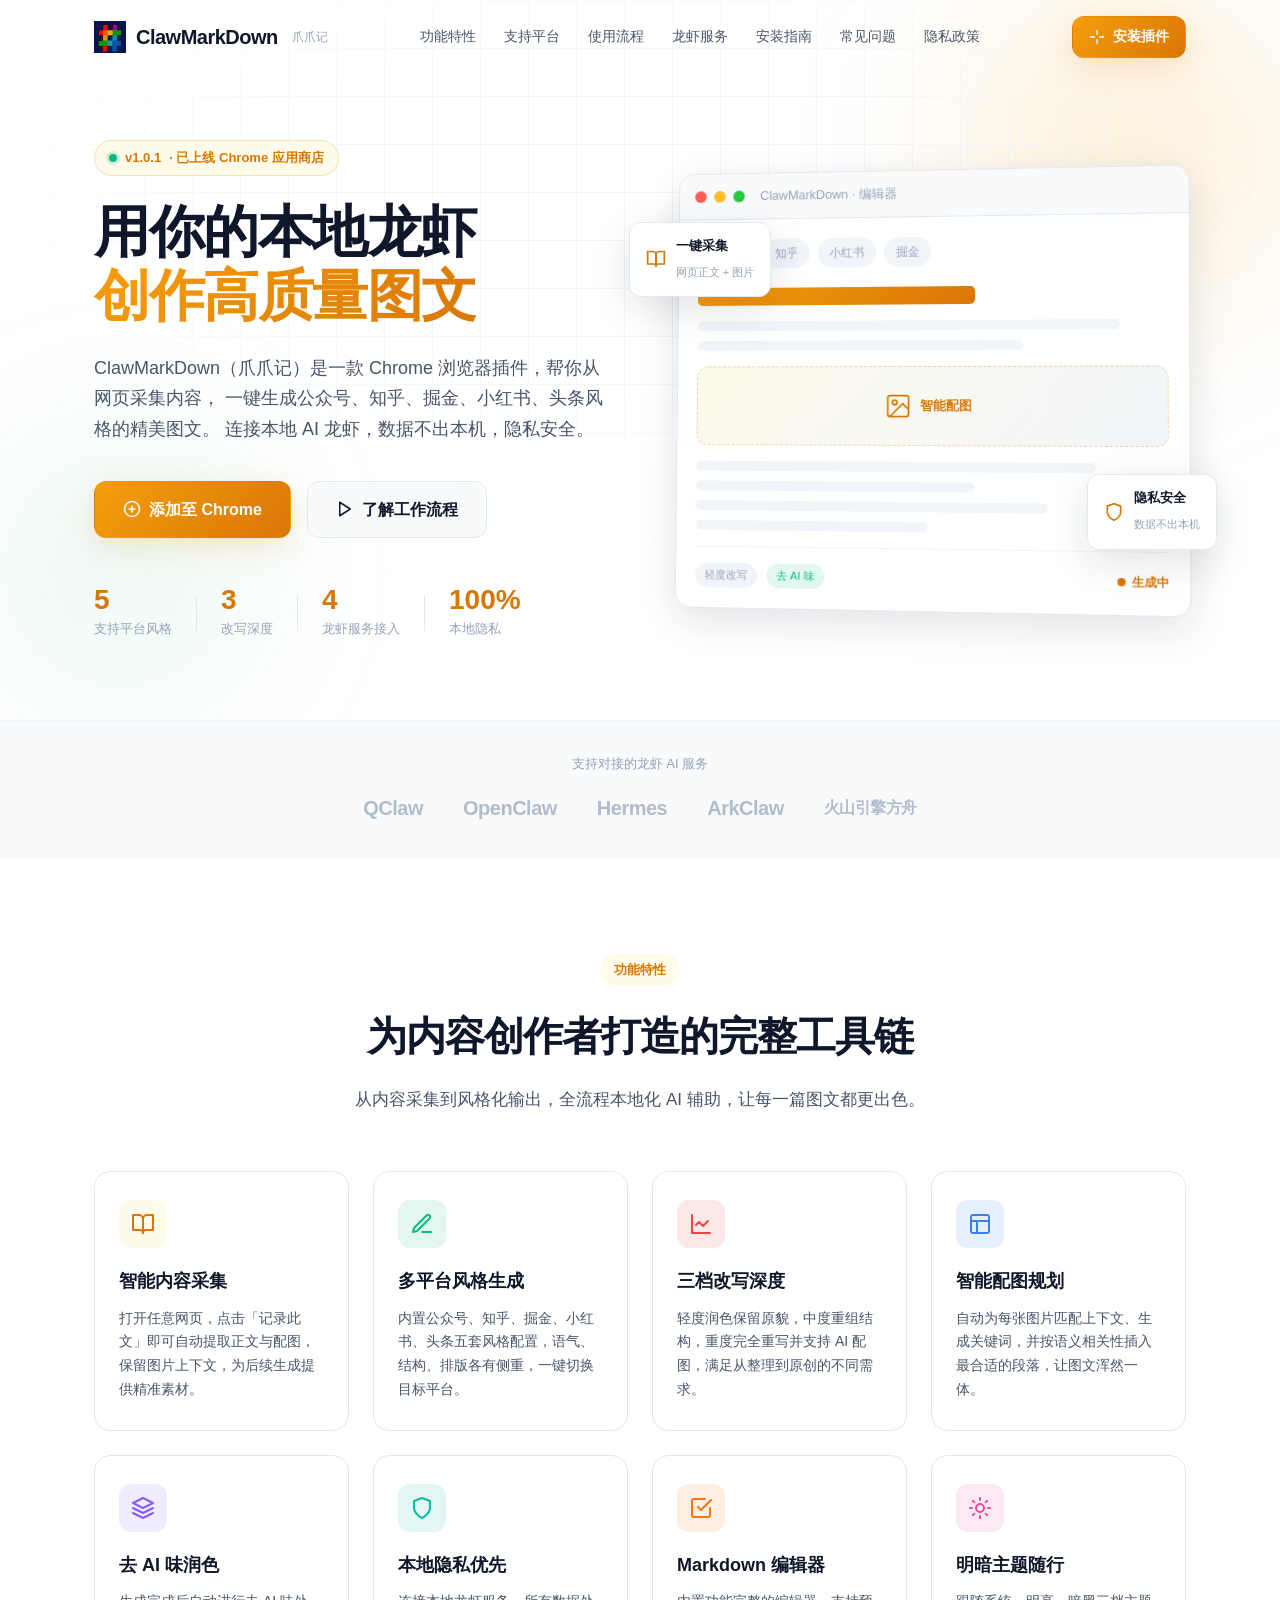
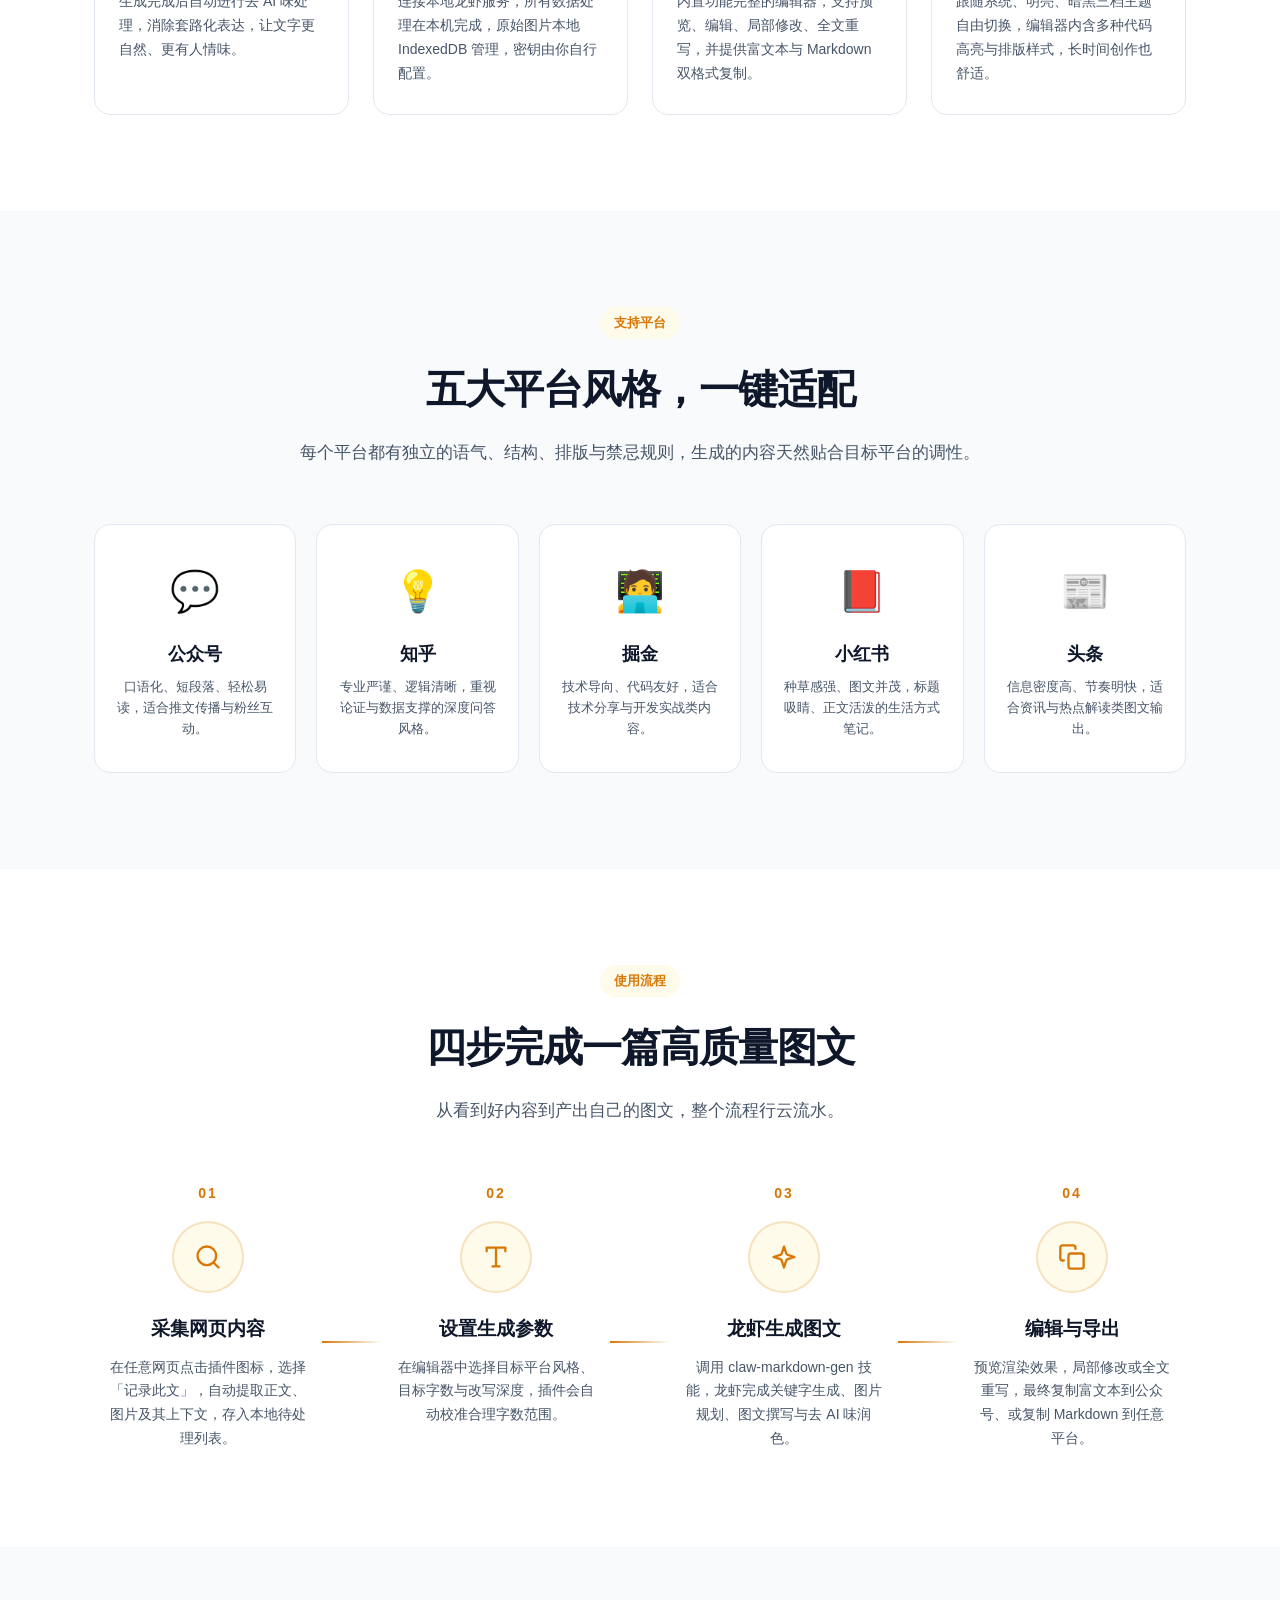
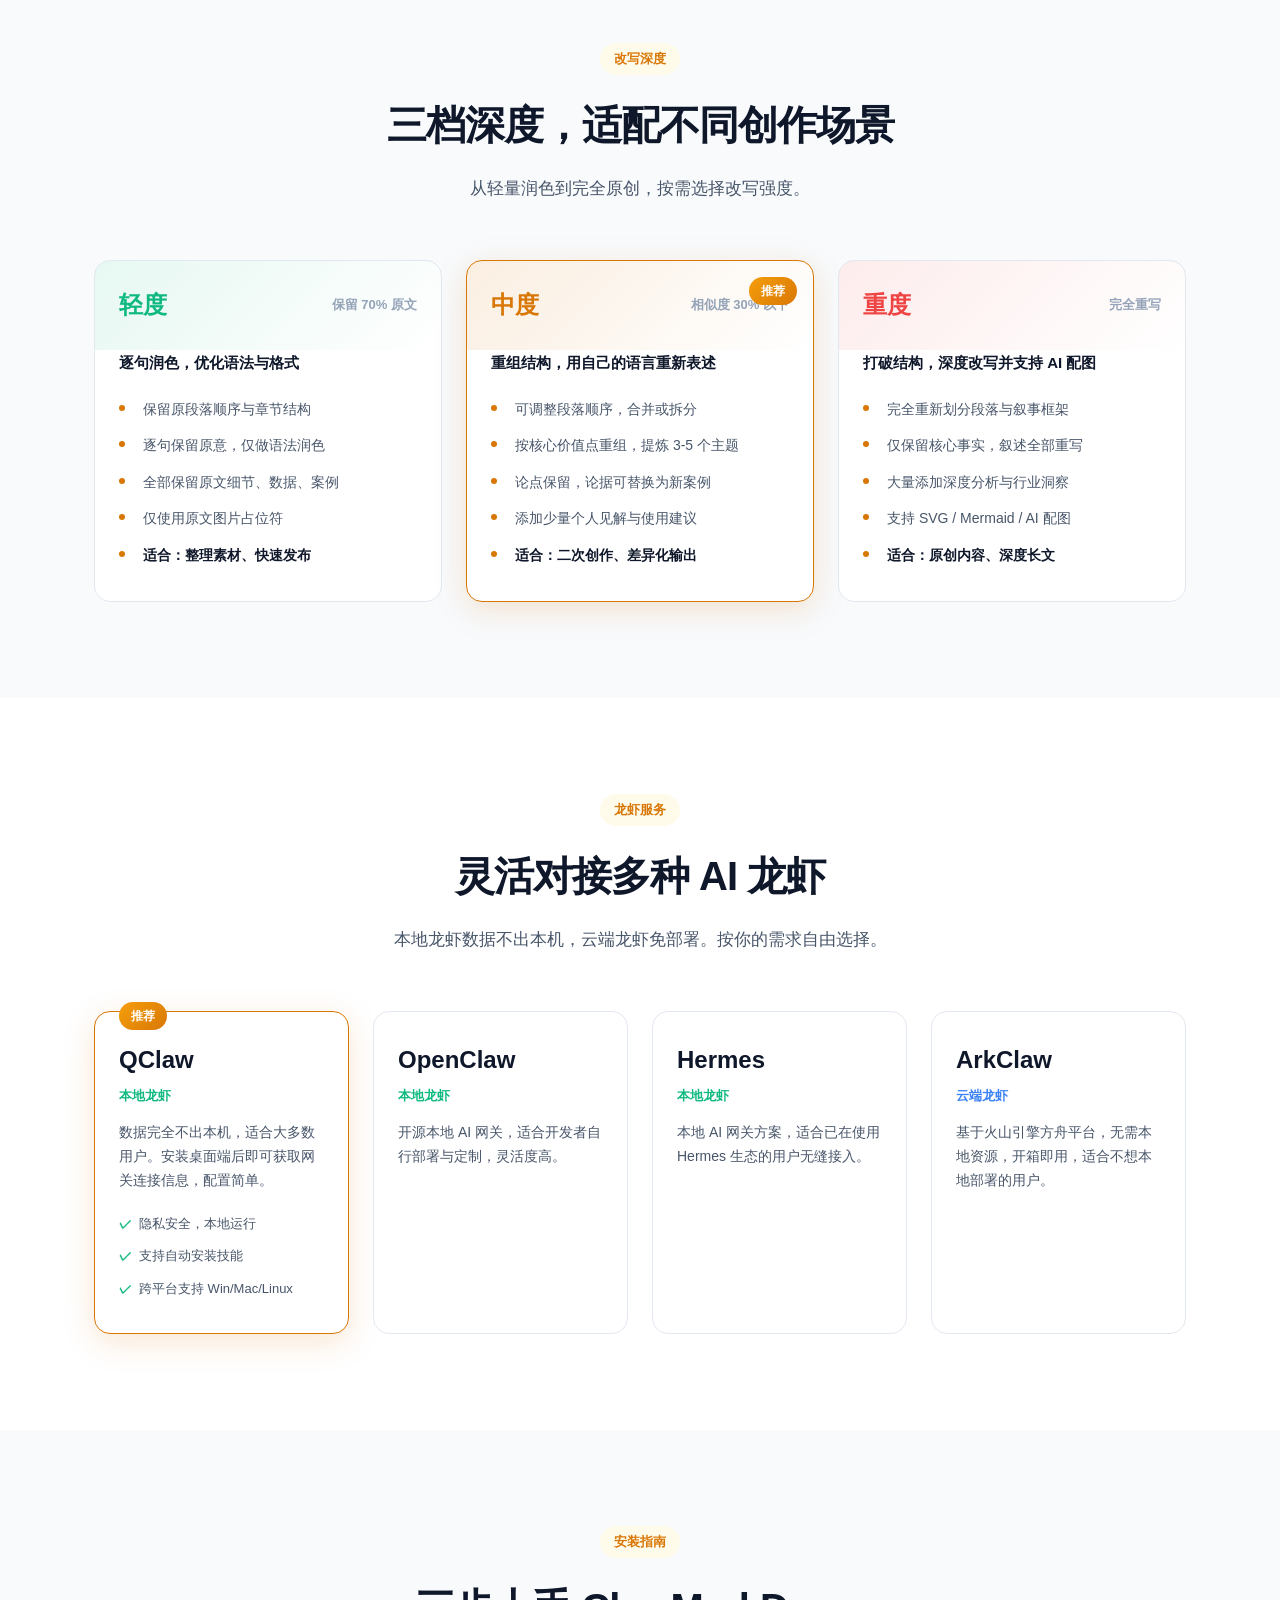
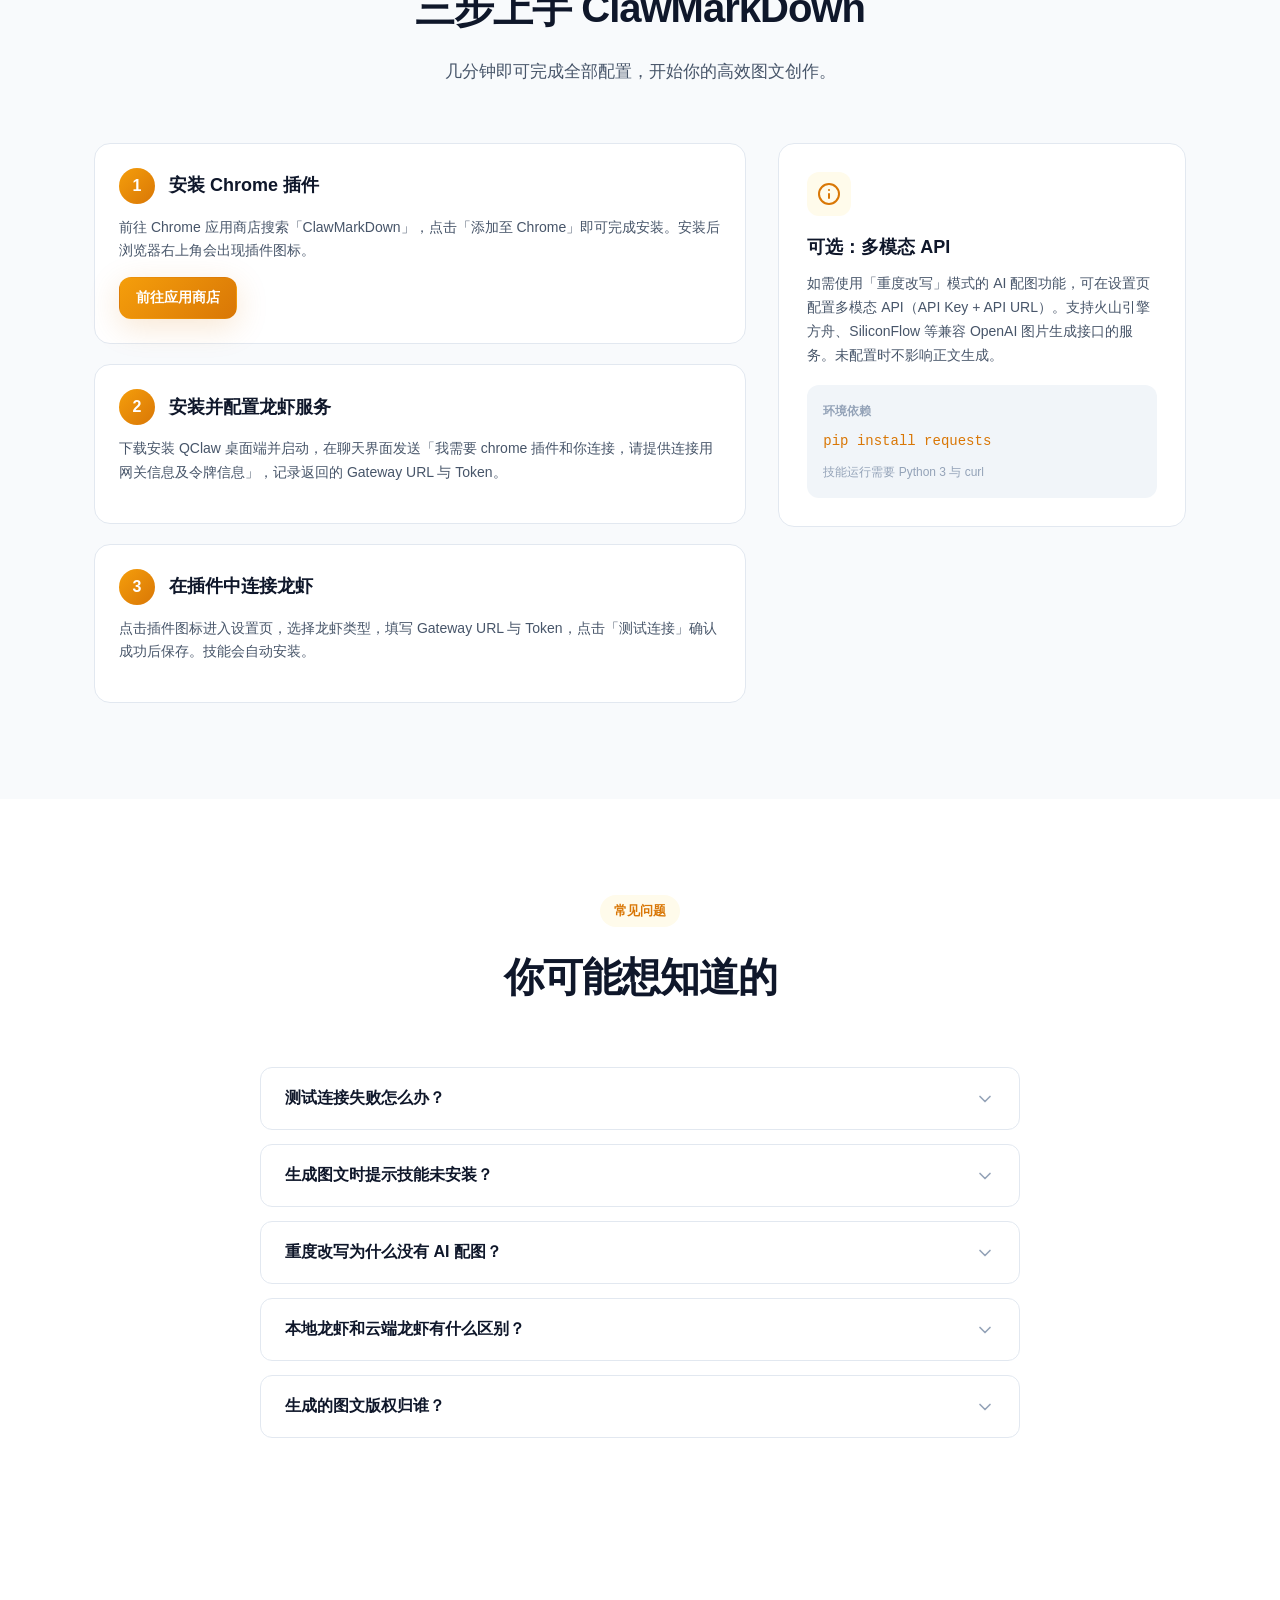
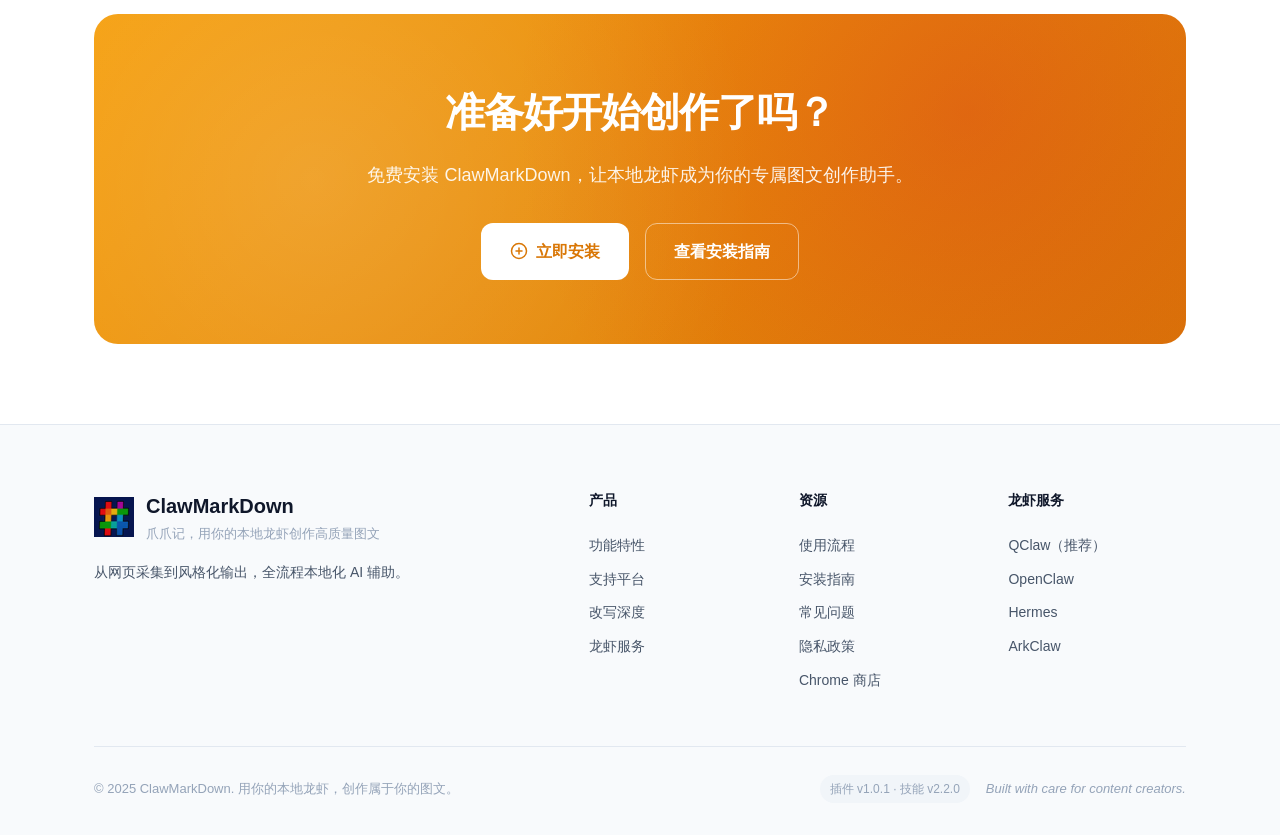
<file: index.html>
<!DOCTYPE html>
<html lang="zh-CN">
<head>
  <meta charset="UTF-8">
  <meta name="viewport" content="width=device-width, initial-scale=1.0">
  <title>ClawMarkDown 爪爪记 — 用你的本地龙虾创作高质量图文</title>
  <meta name="description" content="ClawMarkDown（爪爪记）是一款 Chrome 浏览器插件，帮你从网页采集内容，一键生成公众号、知乎、掘金、小红书、头条风格的精美图文。连接本地龙虾 AI，数据不出本机。">
  <meta name="keywords" content="ClawMarkDown,爪爪记,AI图文生成,公众号排版,内容采集,Chrome插件,本地AI,QClaw">
  <meta property="og:title" content="ClawMarkDown 爪爪记 — 用你的本地龙虾创作高质量图文">
  <meta property="og:description" content="从网页采集内容，一键生成多平台风格图文。连接本地龙虾 AI，数据隐私安全。">
  <meta property="og:type" content="website">
  <meta name="google-site-verification" content="iH4OzNb9g4j3U4QusZWymso3nYBqeCcstr0i7mzHu2o" />
  <link rel="icon" type="image/png" href="icons/icon48.png">
  <link rel="apple-touch-icon" href="icons/icon128.png">
  <link rel="stylesheet" href="styles.css">
</head>
<body>
  <!-- 导航栏 -->
  <nav class="navbar" id="navbar">
    <div class="nav-container">
      <a href="#" class="nav-brand">
        <img src="icons/icon48.png" alt="ClawMarkDown" class="nav-logo">
        <span class="nav-brand-text">ClawMarkDown</span>
        <span class="nav-brand-sub">爪爪记</span>
      </a>
      <div class="nav-menu" id="navMenu">
        <a href="#features" class="nav-link">功能特性</a>
        <a href="#platforms" class="nav-link">支持平台</a>
        <a href="#how" class="nav-link">使用流程</a>
        <a href="#lobsters" class="nav-link">龙虾服务</a>
        <a href="#install" class="nav-link">安装指南</a>
        <a href="#faq" class="nav-link">常见问题</a>
        <a href="policy.html" class="nav-link">隐私政策</a>
      </div>
      <div class="nav-actions">
        <a href="https://chromewebstore.google.com/detail/clawmarkdown/bcphkgldhnpgmohkdmgahkaibdpdoafa" target="_blank" rel="noopener" class="btn btn-primary btn-sm">
          <svg width="16" height="16" viewBox="0 0 24 24" fill="none" stroke="currentColor" stroke-width="2" stroke-linecap="round" stroke-linejoin="round"><path d="M12 2v6m0 8v6M2 12h6m8 0h6"/></svg>
          安装插件
        </a>
        <button class="nav-toggle" id="navToggle" aria-label="菜单">
          <span></span><span></span><span></span>
        </button>
      </div>
    </div>
  </nav>

  <!-- Hero 区域 -->
  <header class="hero">
    <div class="hero-bg">
      <div class="hero-blob blob-1"></div>
      <div class="hero-blob blob-2"></div>
      <div class="hero-grid"></div>
    </div>
    <div class="container hero-container">
      <div class="hero-content">
        <div class="hero-badge">
          <span class="badge-dot"></span>
          <span id="heroVersion">v1.0.1</span> · 已上线 Chrome 应用商店
        </div>
        <h1 class="hero-title">
          用你的本地龙虾<br>
          <span class="gradient-text">创作高质量图文</span>
        </h1>
        <p class="hero-desc">
          ClawMarkDown（爪爪记）是一款 Chrome 浏览器插件，帮你从网页采集内容，
          一键生成公众号、知乎、掘金、小红书、头条风格的精美图文。
          连接本地 AI 龙虾，数据不出本机，隐私安全。
        </p>
        <div class="hero-actions">
          <a href="https://chromewebstore.google.com/detail/clawmarkdown/bcphkgldhnpgmohkdmgahkaibdpdoafa" target="_blank" rel="noopener" class="btn btn-primary btn-lg">
            <svg width="18" height="18" viewBox="0 0 24 24" fill="none" stroke="currentColor" stroke-width="2" stroke-linecap="round" stroke-linejoin="round"><circle cx="12" cy="12" r="10"/><path d="M12 8v8M8 12h8"/></svg>
            添加至 Chrome
          </a>
          <a href="#how" class="btn btn-ghost btn-lg">
            <svg width="18" height="18" viewBox="0 0 24 24" fill="none" stroke="currentColor" stroke-width="2" stroke-linecap="round" stroke-linejoin="round"><polygon points="5 3 19 12 5 21 5 3"/></svg>
            了解工作流程
          </a>
        </div>
        <div class="hero-stats">
          <div class="stat">
            <span class="stat-num">5</span>
            <span class="stat-label">支持平台风格</span>
          </div>
          <div class="stat-divider"></div>
          <div class="stat">
            <span class="stat-num">3</span>
            <span class="stat-label">改写深度</span>
          </div>
          <div class="stat-divider"></div>
          <div class="stat">
            <span class="stat-num">4</span>
            <span class="stat-label">龙虾服务接入</span>
          </div>
          <div class="stat-divider"></div>
          <div class="stat">
            <span class="stat-num">100%</span>
            <span class="stat-label">本地隐私</span>
          </div>
        </div>
      </div>
      <div class="hero-visual">
        <div class="mock-window">
          <div class="mock-titlebar">
            <span class="mock-dot red"></span>
            <span class="mock-dot yellow"></span>
            <span class="mock-dot green"></span>
            <span class="mock-title">ClawMarkDown · 编辑器</span>
          </div>
          <div class="mock-body">
            <div class="mock-toolbar">
              <span class="mock-chip active">公众号</span>
              <span class="mock-chip">知乎</span>
              <span class="mock-chip">小红书</span>
              <span class="mock-chip">掘金</span>
            </div>
            <div class="mock-article">
              <div class="mock-line mock-h"></div>
              <div class="mock-line w-90"></div>
              <div class="mock-line w-70"></div>
              <div class="mock-img">
                <svg width="28" height="28" viewBox="0 0 24 24" fill="none" stroke="currentColor" stroke-width="1.5"><rect x="3" y="3" width="18" height="18" rx="2"/><circle cx="9" cy="9" r="2"/><path d="m21 15-5-5L5 21"/></svg>
                <span>智能配图</span>
              </div>
              <div class="mock-line w-85"></div>
              <div class="mock-line w-60"></div>
              <div class="mock-line w-75"></div>
              <div class="mock-line w-50"></div>
            </div>
            <div class="mock-footer">
              <span class="mock-tag">轻度改写</span>
              <span class="mock-tag accent">去 AI 味</span>
              <span class="mock-generate">
                <span class="pulse"></span> 生成中
              </span>
            </div>
          </div>
        </div>
        <div class="floating-card card-1">
          <svg width="20" height="20" viewBox="0 0 24 24" fill="none" stroke="currentColor" stroke-width="2"><path d="M2 3h6a4 4 0 0 1 4 4v14a3 3 0 0 0-3-3H2z"/><path d="M22 3h-6a4 4 0 0 0-4 4v14a3 3 0 0 1 3-3h7z"/></svg>
          <div>
            <strong>一键采集</strong>
            <small>网页正文 + 图片</small>
          </div>
        </div>
        <div class="floating-card card-2">
          <svg width="20" height="20" viewBox="0 0 24 24" fill="none" stroke="currentColor" stroke-width="2"><path d="M12 22s8-4 8-10V5l-8-3-8 3v7c0 6 8 10 8 10z"/></svg>
          <div>
            <strong>隐私安全</strong>
            <small>数据不出本机</small>
          </div>
        </div>
      </div>
    </div>
  </header>

  <!-- 信任条 -->
  <section class="trustbar">
    <div class="container">
      <p class="trust-label">支持对接的龙虾 AI 服务</p>
      <div class="trust-logos">
        <span class="trust-logo">QClaw</span>
        <span class="trust-logo">OpenClaw</span>
        <span class="trust-logo">Hermes</span>
        <span class="trust-logo">ArkClaw</span>
        <span class="trust-logo trust-more">火山引擎方舟</span>
      </div>
    </div>
  </section>

  <!-- 功能特性 -->
  <section class="section" id="features">
    <div class="container">
      <div class="section-head">
        <span class="section-tag">功能特性</span>
        <h2 class="section-title">为内容创作者打造的完整工具链</h2>
        <p class="section-desc">从内容采集到风格化输出，全流程本地化 AI 辅助，让每一篇图文都更出色。</p>
      </div>
      <div class="feature-grid">
        <div class="feature-card">
          <div class="feature-icon icon-amber">
            <svg width="24" height="24" viewBox="0 0 24 24" fill="none" stroke="currentColor" stroke-width="2" stroke-linecap="round" stroke-linejoin="round"><path d="M2 3h6a4 4 0 0 1 4 4v14a3 3 0 0 0-3-3H2z"/><path d="M22 3h-6a4 4 0 0 0-4 4v14a3 3 0 0 1 3-3h7z"/></svg>
          </div>
          <h3 class="feature-title">智能内容采集</h3>
          <p class="feature-desc">打开任意网页，点击「记录此文」即可自动提取正文与配图，保留图片上下文，为后续生成提供精准素材。</p>
        </div>
        <div class="feature-card">
          <div class="feature-icon icon-green">
            <svg width="24" height="24" viewBox="0 0 24 24" fill="none" stroke="currentColor" stroke-width="2" stroke-linecap="round" stroke-linejoin="round"><path d="M12 20h9"/><path d="M16.5 3.5a2.12 2.12 0 0 1 3 3L7 19l-4 1 1-4Z"/></svg>
          </div>
          <h3 class="feature-title">多平台风格生成</h3>
          <p class="feature-desc">内置公众号、知乎、掘金、小红书、头条五套风格配置，语气、结构、排版各有侧重，一键切换目标平台。</p>
        </div>
        <div class="feature-card">
          <div class="feature-icon icon-red">
            <svg width="24" height="24" viewBox="0 0 24 24" fill="none" stroke="currentColor" stroke-width="2" stroke-linecap="round" stroke-linejoin="round"><path d="M3 3v18h18"/><path d="m19 9-5 5-4-4-3 3"/></svg>
          </div>
          <h3 class="feature-title">三档改写深度</h3>
          <p class="feature-desc">轻度润色保留原貌，中度重组结构，重度完全重写并支持 AI 配图，满足从整理到原创的不同需求。</p>
        </div>
        <div class="feature-card">
          <div class="feature-icon icon-blue">
            <svg width="24" height="24" viewBox="0 0 24 24" fill="none" stroke="currentColor" stroke-width="2" stroke-linecap="round" stroke-linejoin="round"><rect x="3" y="3" width="18" height="18" rx="2"/><path d="M3 9h18M9 21V9"/></svg>
          </div>
          <h3 class="feature-title">智能配图规划</h3>
          <p class="feature-desc">自动为每张图片匹配上下文、生成关键词，并按语义相关性插入最合适的段落，让图文浑然一体。</p>
        </div>
        <div class="feature-card">
          <div class="feature-icon icon-purple">
            <svg width="24" height="24" viewBox="0 0 24 24" fill="none" stroke="currentColor" stroke-width="2" stroke-linecap="round" stroke-linejoin="round"><path d="M12 2 2 7l10 5 10-5-10-5Z"/><path d="m2 17 10 5 10-5M2 12l10 5 10-5"/></svg>
          </div>
          <h3 class="feature-title">去 AI 味润色</h3>
          <p class="feature-desc">生成完成后自动进行去 AI 味处理，消除套路化表达，让文字更自然、更有人情味。</p>
        </div>
        <div class="feature-card">
          <div class="feature-icon icon-teal">
            <svg width="24" height="24" viewBox="0 0 24 24" fill="none" stroke="currentColor" stroke-width="2" stroke-linecap="round" stroke-linejoin="round"><path d="M12 22s8-4 8-10V5l-8-3-8 3v7c0 6 8 10 8 10z"/></svg>
          </div>
          <h3 class="feature-title">本地隐私优先</h3>
          <p class="feature-desc">连接本地龙虾服务，所有数据处理在本机完成，原始图片本地 IndexedDB 管理，密钥由你自行配置。</p>
        </div>
        <div class="feature-card">
          <div class="feature-icon icon-orange">
            <svg width="24" height="24" viewBox="0 0 24 24" fill="none" stroke="currentColor" stroke-width="2" stroke-linecap="round" stroke-linejoin="round"><path d="M9 11l3 3L22 4"/><path d="M21 12v7a2 2 0 0 1-2 2H5a2 2 0 0 1-2-2V5a2 2 0 0 1 2-2h11"/></svg>
          </div>
          <h3 class="feature-title">Markdown 编辑器</h3>
          <p class="feature-desc">内置功能完整的编辑器，支持预览、编辑、局部修改、全文重写，并提供富文本与 Markdown 双格式复制。</p>
        </div>
        <div class="feature-card">
          <div class="feature-icon icon-pink">
            <svg width="24" height="24" viewBox="0 0 24 24" fill="none" stroke="currentColor" stroke-width="2" stroke-linecap="round" stroke-linejoin="round"><circle cx="12" cy="12" r="4"/><path d="M12 2v2M12 20v2M4.93 4.93l1.41 1.41M17.66 17.66l1.41 1.41M2 12h2M20 12h2M6.34 17.66l-1.41 1.41M19.07 4.93l-1.41 1.41"/></svg>
          </div>
          <h3 class="feature-title">明暗主题随行</h3>
          <p class="feature-desc">跟随系统、明亮、暗黑三档主题自由切换，编辑器内含多种代码高亮与排版样式，长时间创作也舒适。</p>
        </div>
      </div>
    </div>
  </section>

  <!-- 支持平台 -->
  <section class="section section-alt" id="platforms">
    <div class="container">
      <div class="section-head">
        <span class="section-tag">支持平台</span>
        <h2 class="section-title">五大平台风格，一键适配</h2>
        <p class="section-desc">每个平台都有独立的语气、结构、排版与禁忌规则，生成的内容天然贴合目标平台的调性。</p>
      </div>
      <div class="platform-grid">
        <div class="platform-card">
          <div class="platform-emoji">💬</div>
          <h3>公众号</h3>
          <p>口语化、短段落、轻松易读，适合推文传播与粉丝互动。</p>
        </div>
        <div class="platform-card">
          <div class="platform-emoji">💡</div>
          <h3>知乎</h3>
          <p>专业严谨、逻辑清晰，重视论证与数据支撑的深度问答风格。</p>
        </div>
        <div class="platform-card">
          <div class="platform-emoji">🧑‍💻</div>
          <h3>掘金</h3>
          <p>技术导向、代码友好，适合技术分享与开发实战类内容。</p>
        </div>
        <div class="platform-card">
          <div class="platform-emoji">📕</div>
          <h3>小红书</h3>
          <p>种草感强、图文并茂，标题吸睛、正文活泼的生活方式笔记。</p>
        </div>
        <div class="platform-card">
          <div class="platform-emoji">📰</div>
          <h3>头条</h3>
          <p>信息密度高、节奏明快，适合资讯与热点解读类图文输出。</p>
        </div>
      </div>
    </div>
  </section>

  <!-- 使用流程 -->
  <section class="section" id="how">
    <div class="container">
      <div class="section-head">
        <span class="section-tag">使用流程</span>
        <h2 class="section-title">四步完成一篇高质量图文</h2>
        <p class="section-desc">从看到好内容到产出自己的图文，整个流程行云流水。</p>
      </div>
      <div class="steps">
        <div class="step">
          <div class="step-num">01</div>
          <div class="step-icon">
            <svg width="28" height="28" viewBox="0 0 24 24" fill="none" stroke="currentColor" stroke-width="2" stroke-linecap="round" stroke-linejoin="round"><circle cx="11" cy="11" r="8"/><path d="m21 21-4.3-4.3"/></svg>
          </div>
          <h3 class="step-title">采集网页内容</h3>
          <p class="step-desc">在任意网页点击插件图标，选择「记录此文」，自动提取正文、图片及其上下文，存入本地待处理列表。</p>
        </div>
        <div class="step-line"></div>
        <div class="step">
          <div class="step-num">02</div>
          <div class="step-icon">
            <svg width="28" height="28" viewBox="0 0 24 24" fill="none" stroke="currentColor" stroke-width="2" stroke-linecap="round" stroke-linejoin="round"><path d="M4 7V4h16v3M9 20h6M12 4v16"/></svg>
          </div>
          <h3 class="step-title">设置生成参数</h3>
          <p class="step-desc">在编辑器中选择目标平台风格、目标字数与改写深度，插件会自动校准合理字数范围。</p>
        </div>
        <div class="step-line"></div>
        <div class="step">
          <div class="step-num">03</div>
          <div class="step-icon">
            <svg width="28" height="28" viewBox="0 0 24 24" fill="none" stroke="currentColor" stroke-width="2" stroke-linecap="round" stroke-linejoin="round"><path d="m12 3-1.9 5.8a2 2 0 0 1-1.3 1.3L3 12l5.8 1.9a2 2 0 0 1 1.3 1.3L12 21l1.9-5.8a2 2 0 0 1 1.3-1.3L21 12l-5.8-1.9a2 2 0 0 1-1.3-1.3Z"/></svg>
          </div>
          <h3 class="step-title">龙虾生成图文</h3>
          <p class="step-desc">调用 claw-markdown-gen 技能，龙虾完成关键字生成、图片规划、图文撰写与去 AI 味润色。</p>
        </div>
        <div class="step-line"></div>
        <div class="step">
          <div class="step-num">04</div>
          <div class="step-icon">
            <svg width="28" height="28" viewBox="0 0 24 24" fill="none" stroke="currentColor" stroke-width="2" stroke-linecap="round" stroke-linejoin="round"><rect x="9" y="9" width="13" height="13" rx="2"/><path d="M5 15H4a2 2 0 0 1-2-2V4a2 2 0 0 1 2-2h9a2 2 0 0 1 2 2v1"/></svg>
          </div>
          <h3 class="step-title">编辑与导出</h3>
          <p class="step-desc">预览渲染效果，局部修改或全文重写，最终复制富文本到公众号、或复制 Markdown 到任意平台。</p>
        </div>
      </div>
    </div>
  </section>

  <!-- 改写深度对比 -->
  <section class="section section-alt" id="depth">
    <div class="container">
      <div class="section-head">
        <span class="section-tag">改写深度</span>
        <h2 class="section-title">三档深度，适配不同创作场景</h2>
        <p class="section-desc">从轻量润色到完全原创，按需选择改写强度。</p>
      </div>
      <div class="depth-grid">
        <div class="depth-card">
          <div class="depth-header depth-light">
            <span class="depth-label">轻度</span>
            <span class="depth-keep">保留 70% 原文</span>
          </div>
          <div class="depth-body">
            <p class="depth-summary">逐句润色，优化语法与格式</p>
            <ul class="depth-list">
              <li>保留原段落顺序与章节结构</li>
              <li>逐句保留原意，仅做语法润色</li>
              <li>全部保留原文细节、数据、案例</li>
              <li>仅使用原文图片占位符</li>
              <li>适合：整理素材、快速发布</li>
            </ul>
          </div>
        </div>
        <div class="depth-card depth-featured">
          <div class="depth-badge">推荐</div>
          <div class="depth-header depth-medium">
            <span class="depth-label">中度</span>
            <span class="depth-keep">相似度 30% 以下</span>
          </div>
          <div class="depth-body">
            <p class="depth-summary">重组结构，用自己的语言重新表述</p>
            <ul class="depth-list">
              <li>可调整段落顺序，合并或拆分</li>
              <li>按核心价值点重组，提炼 3-5 个主题</li>
              <li>论点保留，论据可替换为新案例</li>
              <li>添加少量个人见解与使用建议</li>
              <li>适合：二次创作、差异化输出</li>
            </ul>
          </div>
        </div>
        <div class="depth-card">
          <div class="depth-header depth-heavy">
            <span class="depth-label">重度</span>
            <span class="depth-keep">完全重写</span>
          </div>
          <div class="depth-body">
            <p class="depth-summary">打破结构，深度改写并支持 AI 配图</p>
            <ul class="depth-list">
              <li>完全重新划分段落与叙事框架</li>
              <li>仅保留核心事实，叙述全部重写</li>
              <li>大量添加深度分析与行业洞察</li>
              <li>支持 SVG / Mermaid / AI 配图</li>
              <li>适合：原创内容、深度长文</li>
            </ul>
          </div>
        </div>
      </div>
    </div>
  </section>

  <!-- 龙虾服务 -->
  <section class="section" id="lobsters">
    <div class="container">
      <div class="section-head">
        <span class="section-tag">龙虾服务</span>
        <h2 class="section-title">灵活对接多种 AI 龙虾</h2>
        <p class="section-desc">本地龙虾数据不出本机，云端龙虾免部署。按你的需求自由选择。</p>
      </div>
      <div class="lobster-grid">
        <div class="lobster-card lobster-recommend">
          <div class="lobster-recommend-tag">推荐</div>
          <div class="lobster-name">QClaw</div>
          <div class="lobster-type">本地龙虾</div>
          <p class="lobster-desc">数据完全不出本机，适合大多数用户。安装桌面端后即可获取网关连接信息，配置简单。</p>
          <ul class="lobster-points">
            <li>隐私安全，本地运行</li>
            <li>支持自动安装技能</li>
            <li>跨平台支持 Win/Mac/Linux</li>
          </ul>
        </div>
        <div class="lobster-card">
          <div class="lobster-name">OpenClaw</div>
          <div class="lobster-type">本地龙虾</div>
          <p class="lobster-desc">开源本地 AI 网关，适合开发者自行部署与定制，灵活度高。</p>
        </div>
        <div class="lobster-card">
          <div class="lobster-name">Hermes</div>
          <div class="lobster-type">本地龙虾</div>
          <p class="lobster-desc">本地 AI 网关方案，适合已在使用 Hermes 生态的用户无缝接入。</p>
        </div>
        <div class="lobster-card" data-cloud="true">
          <div class="lobster-name">ArkClaw</div>
          <div class="lobster-type">云端龙虾</div>
          <p class="lobster-desc">基于火山引擎方舟平台，无需本地资源，开箱即用，适合不想本地部署的用户。</p>
        </div>
      </div>
    </div>
  </section>

  <!-- 安装指南 -->
  <section class="section section-alt" id="install">
    <div class="container">
      <div class="section-head">
        <span class="section-tag">安装指南</span>
        <h2 class="section-title">三步上手 ClawMarkDown</h2>
        <p class="section-desc">几分钟即可完成全部配置，开始你的高效图文创作。</p>
      </div>
      <div class="install-layout">
        <div class="install-steps">
          <div class="install-step">
            <div class="install-step-head">
              <span class="install-step-num">1</span>
              <h3>安装 Chrome 插件</h3>
            </div>
            <p>前往 Chrome 应用商店搜索「ClawMarkDown」，点击「添加至 Chrome」即可完成安装。安装后浏览器右上角会出现插件图标。</p>
            <a href="https://chromewebstore.google.com/detail/clawmarkdown/bcphkgldhnpgmohkdmgahkaibdpdoafa" target="_blank" rel="noopener" class="btn btn-primary btn-sm">前往应用商店</a>
          </div>
          <div class="install-step">
            <div class="install-step-head">
              <span class="install-step-num">2</span>
              <h3>安装并配置龙虾服务</h3>
            </div>
            <p>下载安装 QClaw 桌面端并启动，在聊天界面发送「我需要 chrome 插件和你连接，请提供连接用网关信息及令牌信息」，记录返回的 Gateway URL 与 Token。</p>
          </div>
          <div class="install-step">
            <div class="install-step-head">
              <span class="install-step-num">3</span>
              <h3>在插件中连接龙虾</h3>
            </div>
            <p>点击插件图标进入设置页，选择龙虾类型，填写 Gateway URL 与 Token，点击「测试连接」确认成功后保存。技能会自动安装。</p>
          </div>
        </div>
        <div class="install-note">
          <div class="note-icon">
            <svg width="24" height="24" viewBox="0 0 24 24" fill="none" stroke="currentColor" stroke-width="2" stroke-linecap="round" stroke-linejoin="round"><circle cx="12" cy="12" r="10"/><path d="M12 16v-4M12 8h.01"/></svg>
          </div>
          <h3>可选：多模态 API</h3>
          <p>如需使用「重度改写」模式的 AI 配图功能，可在设置页配置多模态 API（API Key + API URL）。支持火山引擎方舟、SiliconFlow 等兼容 OpenAI 图片生成接口的服务。未配置时不影响正文生成。</p>
          <div class="note-code">
            <span class="note-code-label">环境依赖</span>
            <code>pip install requests</code>
            <span class="note-code-hint">技能运行需要 Python 3 与 curl</span>
          </div>
        </div>
      </div>
    </div>
  </section>

  <!-- 常见问题 -->
  <section class="section" id="faq">
    <div class="container">
      <div class="section-head">
        <span class="section-tag">常见问题</span>
        <h2 class="section-title">你可能想知道的</h2>
      </div>
      <div class="faq-list">
        <div class="faq-item">
          <button class="faq-q" aria-expanded="false">
            <span>测试连接失败怎么办？</span>
            <svg class="faq-icon" width="20" height="20" viewBox="0 0 24 24" fill="none" stroke="currentColor" stroke-width="2" stroke-linecap="round" stroke-linejoin="round"><polyline points="6 9 12 15 18 9"/></svg>
          </button>
          <div class="faq-a">
            <p>请依次检查：QClaw 服务是否已启动；Gateway URL 的端口号是否与 QClaw 返回的一致；Token 是否过期；防火墙是否阻止了本地连接。本地龙虾默认连接 127.0.0.1，确保端口未被占用。</p>
          </div>
        </div>
        <div class="faq-item">
          <button class="faq-q" aria-expanded="false">
            <span>生成图文时提示技能未安装？</span>
            <svg class="faq-icon" width="20" height="20" viewBox="0 0 24 24" fill="none" stroke="currentColor" stroke-width="2" stroke-linecap="round" stroke-linejoin="round"><polyline points="6 9 12 15 18 9"/></svg>
          </button>
          <div class="faq-a">
            <p>在龙虾的聊天界面发送「请安装 claw-markdown-gen 技能」，等待安装完成后再试。技能依赖 Python 3 与 curl，并需通过 <code>pip install requests</code> 安装 Python 依赖。</p>
          </div>
        </div>
        <div class="faq-item">
          <button class="faq-q" aria-expanded="false">
            <span>重度改写为什么没有 AI 配图？</span>
            <svg class="faq-icon" width="20" height="20" viewBox="0 0 24 24" fill="none" stroke="currentColor" stroke-width="2" stroke-linecap="round" stroke-linejoin="round"><polyline points="6 9 12 15 18 9"/></svg>
          </button>
          <div class="faq-a">
            <p>重度改写的 AI 配图需要你在设置页面配置「多模态 API」，提供图片生成服务的 API Key 和 URL。未配置时会自动跳过 AI 配图，保留原文图片占位符，不影响正文生成。</p>
          </div>
        </div>
        <div class="faq-item">
          <button class="faq-q" aria-expanded="false">
            <span>本地龙虾和云端龙虾有什么区别？</span>
            <svg class="faq-icon" width="20" height="20" viewBox="0 0 24 24" fill="none" stroke="currentColor" stroke-width="2" stroke-linecap="round" stroke-linejoin="round"><polyline points="6 9 12 15 18 9"/></svg>
          </button>
          <div class="faq-a">
            <p>本地龙虾（QClaw / OpenClaw / Hermes）数据不出本机，隐私安全，但需要本地资源运行服务；云端龙虾（ArkClaw）基于火山引擎方舟平台，无需本地部署，开箱即用。两者在功能上一致，可根据你的硬件条件与隐私偏好选择。</p>
          </div>
        </div>
        <div class="faq-item">
          <button class="faq-q" aria-expanded="false">
            <span>生成的图文版权归谁？</span>
            <svg class="faq-icon" width="20" height="20" viewBox="0 0 24 24" fill="none" stroke="currentColor" stroke-width="2" stroke-linecap="round" stroke-linejoin="round"><polyline points="6 9 12 15 18 9"/></svg>
          </button>
          <div class="faq-a">
            <p>插件中展示的代码和内容归原作者所有，用户可学习和使用但需遵守相关开源协议。你生成的内容版权归你所有，商业使用前请确保遵守相应版权规定，不侵犯他人知识产权。</p>
          </div>
        </div>
      </div>
    </div>
  </section>

  <!-- CTA -->
  <section class="cta-section">
    <div class="container">
      <div class="cta-box">
        <div class="cta-bg"></div>
        <div class="cta-content">
          <h2 class="cta-title">准备好开始创作了吗？</h2>
          <p class="cta-desc">免费安装 ClawMarkDown，让本地龙虾成为你的专属图文创作助手。</p>
          <div class="cta-actions">
            <a href="https://chromewebstore.google.com/detail/clawmarkdown/bcphkgldhnpgmohkdmgahkaibdpdoafa" target="_blank" rel="noopener" class="btn btn-light btn-lg">
              <svg width="18" height="18" viewBox="0 0 24 24" fill="none" stroke="currentColor" stroke-width="2" stroke-linecap="round" stroke-linejoin="round"><circle cx="12" cy="12" r="10"/><path d="M12 8v8M8 12h8"/></svg>
              立即安装
            </a>
            <a href="#install" class="btn btn-outline-light btn-lg">查看安装指南</a>
          </div>
        </div>
      </div>
    </div>
  </section>

  <!-- 页脚 -->
  <footer class="footer">
    <div class="container">
      <div class="footer-top">
        <div class="footer-brand">
          <div class="footer-brand-row">
            <img src="icons/icon48.png" alt="ClawMarkDown" class="footer-logo">
            <div>
              <div class="footer-name">ClawMarkDown</div>
              <div class="footer-sub">爪爪记，用你的本地龙虾创作高质量图文</div>
            </div>
          </div>
          <p class="footer-tagline">从网页采集到风格化输出，全流程本地化 AI 辅助。</p>
        </div>
        <div class="footer-links">
          <div class="footer-col">
            <h4>产品</h4>
            <a href="#features">功能特性</a>
            <a href="#platforms">支持平台</a>
            <a href="#depth">改写深度</a>
            <a href="#lobsters">龙虾服务</a>
          </div>
          <div class="footer-col">
            <h4>资源</h4>
            <a href="#how">使用流程</a>
            <a href="#install">安装指南</a>
            <a href="#faq">常见问题</a>
            <a href="policy.html">隐私政策</a>
            <a href="https://chromewebstore.google.com/detail/clawmarkdown/bcphkgldhnpgmohkdmgahkaibdpdoafa" target="_blank" rel="noopener">Chrome 商店</a>
          </div>
          <div class="footer-col">
            <h4>龙虾服务</h4>
            <a href="#lobsters">QClaw（推荐）</a>
            <a href="#lobsters">OpenClaw</a>
            <a href="#lobsters">Hermes</a>
            <a href="#lobsters">ArkClaw</a>
          </div>
        </div>
      </div>
      <div class="footer-bottom">
        <p>© 2025 ClawMarkDown. 用你的本地龙虾，创作属于你的图文。</p>
        <div class="footer-meta">
          <span class="footer-version" id="footerVersion">插件 v1.0.1 · 技能 v2.2.0</span>
          <p class="footer-made">Built with care for content creators.</p>
        </div>
      </div>
    </div>
  </footer>

  <button class="back-top" id="backTop" aria-label="回到顶部">
    <svg width="20" height="20" viewBox="0 0 24 24" fill="none" stroke="currentColor" stroke-width="2" stroke-linecap="round" stroke-linejoin="round"><polyline points="18 15 12 9 6 15"/></svg>
  </button>

  <script src="script.js"></script>
</body>
</html>
</file>
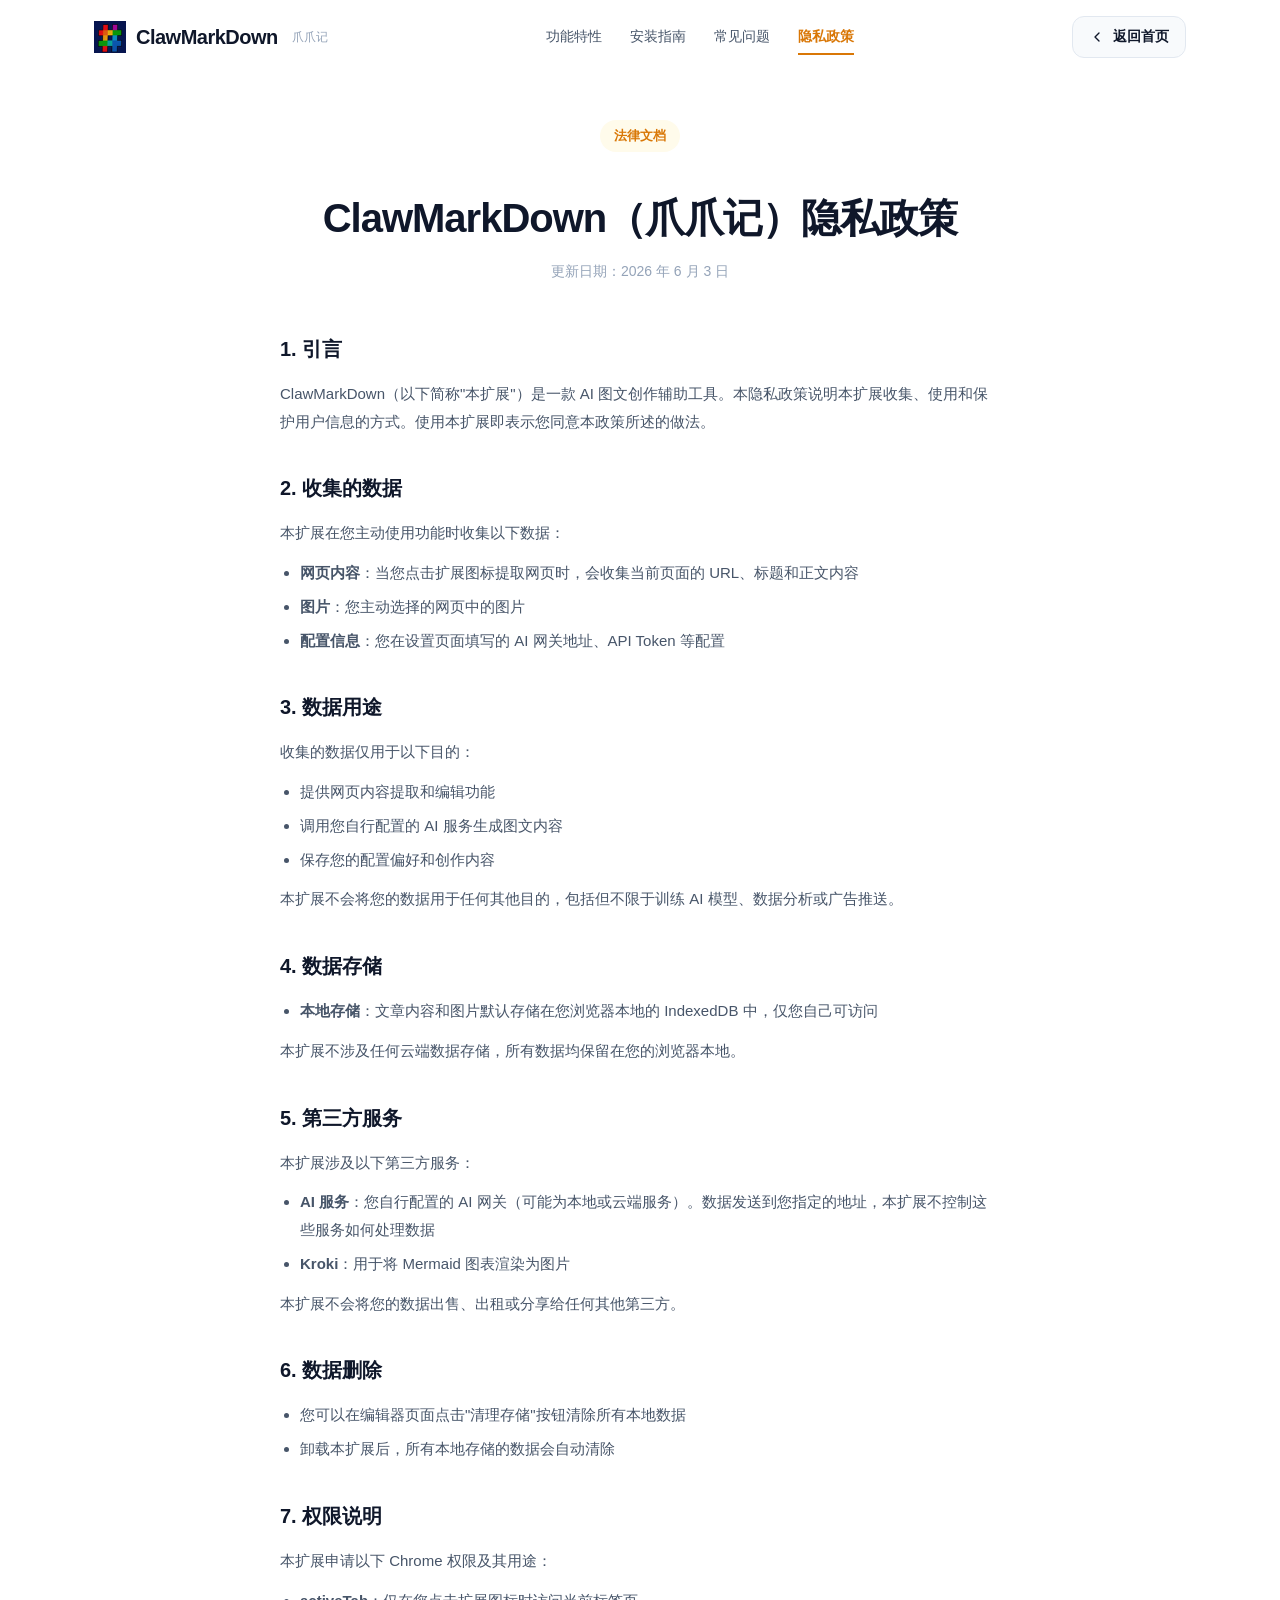
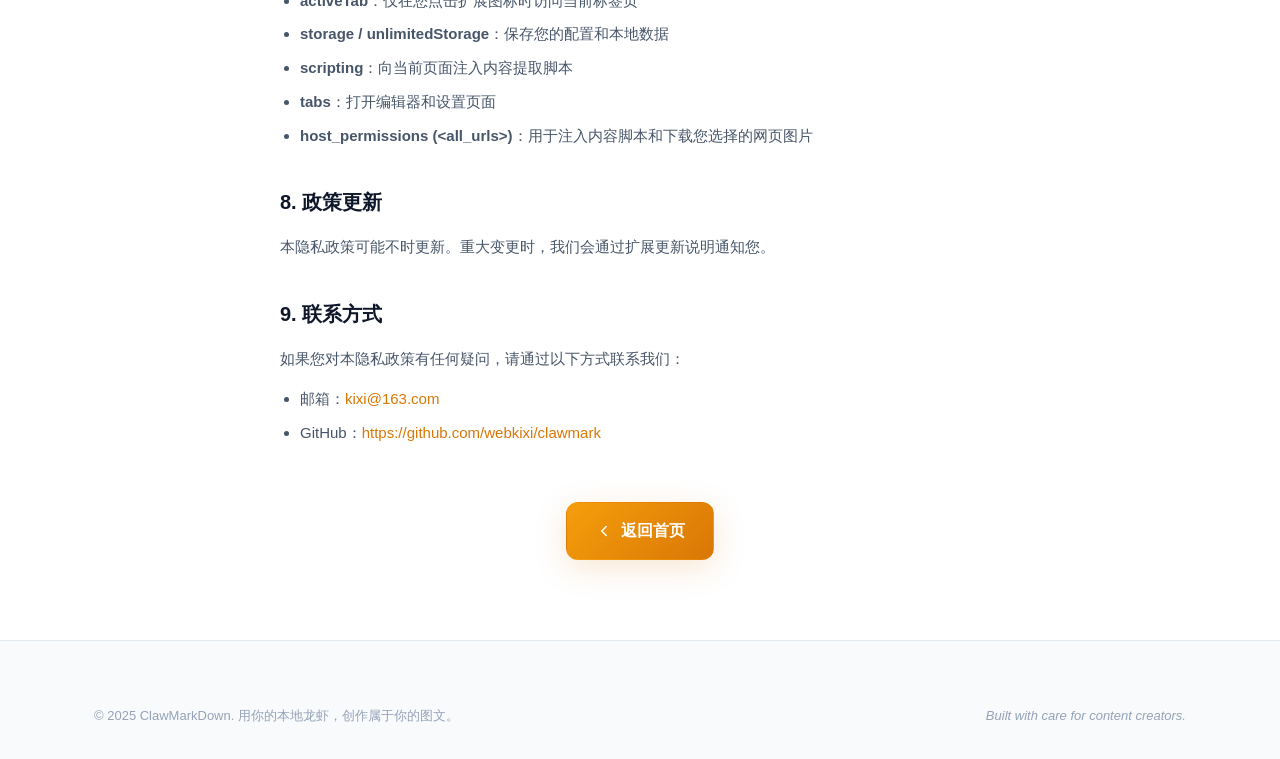
<file: policy.html>
<!DOCTYPE html>
<html lang="zh-CN">
<head>
  <meta charset="UTF-8">
  <meta name="viewport" content="width=device-width, initial-scale=1.0">
  <title>隐私政策 — ClawMarkDown 爪爪记</title>
  <meta name="description" content="ClawMarkDown（爪爪记）隐私政策，说明数据收集、使用与保护方式。">
  <link rel="icon" type="image/png" href="icons/icon48.png">
  <link rel="stylesheet" href="styles.css">
</head>
<body>
  <!-- 简化导航栏 -->
  <nav class="navbar scrolled" id="navbar">
    <div class="nav-container">
      <a href="index.html" class="nav-brand">
        <img src="icons/icon48.png" alt="ClawMarkDown" class="nav-logo">
        <span class="nav-brand-text">ClawMarkDown</span>
        <span class="nav-brand-sub">爪爪记</span>
      </a>
      <div class="nav-menu" id="navMenu">
        <a href="index.html#features" class="nav-link">功能特性</a>
        <a href="index.html#install" class="nav-link">安装指南</a>
        <a href="index.html#faq" class="nav-link">常见问题</a>
        <a href="policy.html" class="nav-link nav-link-active">隐私政策</a>
      </div>
      <div class="nav-actions">
        <a href="index.html" class="btn btn-ghost btn-sm">
          <svg width="16" height="16" viewBox="0 0 24 24" fill="none" stroke="currentColor" stroke-width="2" stroke-linecap="round" stroke-linejoin="round"><polyline points="15 18 9 12 15 6"/></svg>
          返回首页
        </a>
        <button class="nav-toggle" id="navToggle" aria-label="菜单">
          <span></span><span></span><span></span>
        </button>
      </div>
    </div>
  </nav>

  <!-- 政策内容 -->
  <main class="policy-page">
    <div class="container">
      <div class="policy-header">
        <span class="section-tag">法律文档</span>
        <h1 class="policy-title">ClawMarkDown（爪爪记）隐私政策</h1>
        <p class="policy-updated">更新日期：2026 年 6 月 3 日</p>
      </div>

      <div class="policy-content">
        <section class="policy-section">
          <h2>1. 引言</h2>
          <p>ClawMarkDown（以下简称"本扩展"）是一款 AI 图文创作辅助工具。本隐私政策说明本扩展收集、使用和保护用户信息的方式。使用本扩展即表示您同意本政策所述的做法。</p>
        </section>

        <section class="policy-section">
          <h2>2. 收集的数据</h2>
          <p>本扩展在您主动使用功能时收集以下数据：</p>
          <ul class="policy-list">
            <li><strong>网页内容</strong>：当您点击扩展图标提取网页时，会收集当前页面的 URL、标题和正文内容</li>
            <li><strong>图片</strong>：您主动选择的网页中的图片</li>
            <li><strong>配置信息</strong>：您在设置页面填写的 AI 网关地址、API Token 等配置</li>
          </ul>
        </section>

        <section class="policy-section">
          <h2>3. 数据用途</h2>
          <p>收集的数据仅用于以下目的：</p>
          <ul class="policy-list">
            <li>提供网页内容提取和编辑功能</li>
            <li>调用您自行配置的 AI 服务生成图文内容</li>
            <li>保存您的配置偏好和创作内容</li>
          </ul>
          <p>本扩展不会将您的数据用于任何其他目的，包括但不限于训练 AI 模型、数据分析或广告推送。</p>
        </section>

        <section class="policy-section">
          <h2>4. 数据存储</h2>
          <ul class="policy-list">
            <li><strong>本地存储</strong>：文章内容和图片默认存储在您浏览器本地的 IndexedDB 中，仅您自己可访问</li>
          </ul>
          <p>本扩展不涉及任何云端数据存储，所有数据均保留在您的浏览器本地。</p>
        </section>

        <section class="policy-section">
          <h2>5. 第三方服务</h2>
          <p>本扩展涉及以下第三方服务：</p>
          <ul class="policy-list">
            <li><strong>AI 服务</strong>：您自行配置的 AI 网关（可能为本地或云端服务）。数据发送到您指定的地址，本扩展不控制这些服务如何处理数据</li>
            <li><strong>Kroki</strong>：用于将 Mermaid 图表渲染为图片</li>
          </ul>
          <p>本扩展不会将您的数据出售、出租或分享给任何其他第三方。</p>
        </section>

        <section class="policy-section">
          <h2>6. 数据删除</h2>
          <ul class="policy-list">
            <li>您可以在编辑器页面点击"清理存储"按钮清除所有本地数据</li>
            <li>卸载本扩展后，所有本地存储的数据会自动清除</li>
          </ul>
        </section>

        <section class="policy-section">
          <h2>7. 权限说明</h2>
          <p>本扩展申请以下 Chrome 权限及其用途：</p>
          <ul class="policy-list">
            <li><strong>activeTab</strong>：仅在您点击扩展图标时访问当前标签页</li>
            <li><strong>storage / unlimitedStorage</strong>：保存您的配置和本地数据</li>
            <li><strong>scripting</strong>：向当前页面注入内容提取脚本</li>
            <li><strong>tabs</strong>：打开编辑器和设置页面</li>
            <li><strong>host_permissions (&lt;all_urls&gt;)</strong>：用于注入内容脚本和下载您选择的网页图片</li>
          </ul>
        </section>

        <section class="policy-section">
          <h2>8. 政策更新</h2>
          <p>本隐私政策可能不时更新。重大变更时，我们会通过扩展更新说明通知您。</p>
        </section>

        <section class="policy-section">
          <h2>9. 联系方式</h2>
          <p>如果您对本隐私政策有任何疑问，请通过以下方式联系我们：</p>
          <ul class="policy-list">
            <li>邮箱：<a href="mailto:kixi@163.com" class="policy-link">kixi@163.com</a></li>
            <li>GitHub：<a href="https://github.com/webkixi/clawmark" target="_blank" rel="noopener" class="policy-link">https://github.com/webkixi/clawmark</a></li>
          </ul>
        </section>
      </div>

      <div class="policy-back">
        <a href="index.html" class="btn btn-primary btn-lg">
          <svg width="18" height="18" viewBox="0 0 24 24" fill="none" stroke="currentColor" stroke-width="2" stroke-linecap="round" stroke-linejoin="round"><polyline points="15 18 9 12 15 6"/></svg>
          返回首页
        </a>
      </div>
    </div>
  </main>

  <!-- 页脚 -->
  <footer class="footer">
    <div class="container">
      <div class="footer-bottom" style="border-top: none; padding-top: 0;">
        <p>© 2025 ClawMarkDown. 用你的本地龙虾，创作属于你的图文。</p>
        <p class="footer-made">Built with care for content creators.</p>
      </div>
    </div>
  </footer>

  <script src="script.js"></script>
</body>
</html>
</file>
<file: styles.css>
/* ========== 设计变量 ========== */
:root {
  --primary: #D97706;
  --primary-hover: #B45309;
  --primary-light: #F59E0B;
  --primary-bg: #FFFBEB;
  --accent: #10B981;
  --accent-hover: #059669;
  --danger: #EF4444;

  --text: #0F172A;
  --text-secondary: #475569;
  --text-tertiary: #94A3B8;
  --border: #E2E8F0;
  --border-light: #F1F5F9;
  --bg: #FFFFFF;
  --bg-secondary: #F8FAFC;
  --bg-tertiary: #F1F5F9;

  --gradient-primary: linear-gradient(135deg, #F59E0B 0%, #D97706 100%);
  --gradient-accent: linear-gradient(135deg, #10B981 0%, #059669 100%);
  --gradient-ai: linear-gradient(135deg, #D97706 0%, #DC2626 100%);

  --radius-sm: 8px;
  --radius: 12px;
  --radius-lg: 16px;
  --radius-xl: 24px;

  --shadow-sm: 0 1px 2px rgba(15, 23, 42, 0.06);
  --shadow: 0 4px 16px rgba(15, 23, 42, 0.08);
  --shadow-lg: 0 12px 40px rgba(15, 23, 42, 0.12);
  --shadow-glow: 0 8px 32px rgba(217, 119, 6, 0.18);

  --maxw: 1140px;
  --font: -apple-system, BlinkMacSystemFont, "Segoe UI", "PingFang SC", "Hiragino Sans GB", "Microsoft YaHei", "Helvetica Neue", Arial, sans-serif;
}

/* ========== 暗色主题 ========== */
[data-theme="dark"] {
  --text: #F8FAFC;
  --text-secondary: #CBD5E1;
  --text-tertiary: #64748B;
  --border: rgba(255, 255, 255, 0.08);
  --border-light: rgba(255, 255, 255, 0.04);
  --bg: #080C14;
  --bg-secondary: #0F1520;
  --bg-tertiary: #182030;
  --primary-bg: rgba(217, 119, 6, 0.12);
  --shadow-sm: 0 1px 2px rgba(0, 0, 0, 0.3);
  --shadow: 0 4px 16px rgba(0, 0, 0, 0.4);
  --shadow-lg: 0 12px 40px rgba(0, 0, 0, 0.5);
}

/* ========== 重置 ========== */
*, *::before, *::after { box-sizing: border-box; margin: 0; padding: 0; }
html { scroll-behavior: smooth; -webkit-text-size-adjust: 100%; }
body {
  font-family: var(--font);
  color: var(--text);
  background: var(--bg);
  line-height: 1.7;
  font-size: 16px;
  -webkit-font-smoothing: antialiased;
  -moz-osx-font-smoothing: grayscale;
  overflow-x: hidden;
}
a { color: inherit; text-decoration: none; }
img { max-width: 100%; display: block; }
button { font-family: inherit; cursor: pointer; border: none; background: none; }
ul { list-style: none; }
code { font-family: "SF Mono", "Fira Code", "Consolas", monospace; background: var(--bg-tertiary); padding: 2px 6px; border-radius: 4px; font-size: 0.9em; color: var(--primary); }

.container { max-width: var(--maxw); margin: 0 auto; padding: 0 24px; }

/* ========== 按钮 ========== */
.btn {
  display: inline-flex; align-items: center; justify-content: center; gap: 8px;
  font-weight: 600; border-radius: var(--radius); transition: all .2s ease;
  white-space: nowrap; cursor: pointer; border: 1px solid transparent;
}
.btn-sm { padding: 8px 16px; font-size: 14px; }
.btn-lg { padding: 14px 28px; font-size: 16px; }
.btn-primary { background: var(--gradient-primary); color: #fff; box-shadow: var(--shadow-glow); }
.btn-primary:hover { transform: translateY(-2px); box-shadow: 0 12px 36px rgba(217, 119, 6, 0.3); }
.btn-ghost { background: var(--bg-secondary); color: var(--text); border-color: var(--border); }
.btn-ghost:hover { border-color: var(--primary); color: var(--primary); }
.btn-light { background: #fff; color: var(--primary); }
.btn-light:hover { transform: translateY(-2px); box-shadow: var(--shadow-lg); }
.btn-outline-light { background: transparent; color: #fff; border-color: rgba(255,255,255,0.5); }
.btn-outline-light:hover { background: rgba(255,255,255,0.12); border-color: #fff; }

/* ========== 导航栏 ========== */
.navbar {
  position: fixed; top: 0; left: 0; right: 0; z-index: 100;
  padding: 16px 0; transition: all .3s ease;
}
.navbar.scrolled {
  background: var(--bg); border-bottom: 1px solid var(--border);
  padding: 10px 0; box-shadow: var(--shadow-sm);
  backdrop-filter: blur(12px);
}
[data-theme="dark"] .navbar.scrolled { background: rgba(8,12,20,0.85); }
.nav-container { max-width: var(--maxw); margin: 0 auto; padding: 0 24px; display: flex; align-items: center; justify-content: space-between; gap: 24px; }
.nav-brand { display: flex; align-items: center; gap: 10px; }
.nav-logo { width: 32px; height: 32px; }
.nav-brand-text { font-weight: 800; font-size: 20px; letter-spacing: -0.5px; }
.nav-brand-sub { font-size: 12px; color: var(--text-tertiary); margin-left: 4px; }
.nav-menu { display: flex; align-items: center; gap: 28px; }
.nav-link { font-size: 14px; color: var(--text-secondary); font-weight: 500; transition: color .2s; position: relative; }
.nav-link:hover { color: var(--primary); }
.nav-link::after { content: ""; position: absolute; bottom: -6px; left: 0; width: 0; height: 2px; background: var(--primary); transition: width .2s; }
.nav-link:hover::after { width: 100%; }
.nav-actions { display: flex; align-items: center; gap: 12px; }
.nav-toggle { display: none; flex-direction: column; gap: 5px; padding: 6px; }
.nav-toggle span { width: 22px; height: 2px; background: var(--text); border-radius: 2px; transition: all .3s; }
.nav-toggle.open span:nth-child(1) { transform: translateY(7px) rotate(45deg); }
.nav-toggle.open span:nth-child(2) { opacity: 0; }
.nav-toggle.open span:nth-child(3) { transform: translateY(-7px) rotate(-45deg); }

/* ========== Hero ========== */
.hero { position: relative; padding: 140px 0 80px; overflow: hidden; }
.hero-bg { position: absolute; inset: 0; z-index: 0; }
.hero-blob { position: absolute; border-radius: 50%; filter: blur(80px); opacity: 0.5; }
.blob-1 { width: 500px; height: 500px; background: radial-gradient(circle, rgba(245,158,11,0.4), transparent 70%); top: -100px; right: -100px; animation: float 12s ease-in-out infinite; }
.blob-2 { width: 400px; height: 400px; background: radial-gradient(circle, rgba(16,185,129,0.25), transparent 70%); bottom: -50px; left: -80px; animation: float 15s ease-in-out infinite reverse; }
.hero-grid { position: absolute; inset: 0; background-image: linear-gradient(var(--border-light) 1px, transparent 1px), linear-gradient(90deg, var(--border-light) 1px, transparent 1px); background-size: 48px 48px; mask-image: radial-gradient(ellipse 80% 60% at 50% 30%, #000 30%, transparent 70%); -webkit-mask-image: radial-gradient(ellipse 80% 60% at 50% 30%, #000 30%, transparent 70%); }
@keyframes float { 0%, 100% { transform: translate(0,0); } 50% { transform: translate(30px, -30px); } }

.hero-container { position: relative; z-index: 1; display: grid; grid-template-columns: 1fr 1fr; gap: 60px; align-items: center; }
.hero-badge { display: inline-flex; align-items: center; gap: 8px; padding: 6px 14px; background: var(--primary-bg); border: 1px solid rgba(217,119,6,0.2); border-radius: 999px; font-size: 13px; color: var(--primary); font-weight: 600; margin-bottom: 24px; }
.badge-dot { width: 8px; height: 8px; background: var(--accent); border-radius: 50%; box-shadow: 0 0 0 3px rgba(16,185,129,0.2); animation: pulse 2s infinite; }
@keyframes pulse { 0%,100% { box-shadow: 0 0 0 3px rgba(16,185,129,0.2); } 50% { box-shadow: 0 0 0 6px rgba(16,185,129,0.1); } }
.hero-title { font-size: clamp(36px, 5vw, 56px); font-weight: 900; line-height: 1.15; letter-spacing: -1.5px; margin-bottom: 24px; }
.gradient-text { background: var(--gradient-primary); -webkit-background-clip: text; background-clip: text; -webkit-text-fill-color: transparent; }
.hero-desc { font-size: 18px; color: var(--text-secondary); margin-bottom: 36px; max-width: 520px; }
.hero-actions { display: flex; gap: 16px; flex-wrap: wrap; margin-bottom: 48px; }
.hero-stats { display: flex; align-items: center; gap: 24px; flex-wrap: wrap; }
.stat { display: flex; flex-direction: column; }
.stat-num { font-size: 28px; font-weight: 800; color: var(--primary); line-height: 1; }
.stat-label { font-size: 13px; color: var(--text-tertiary); margin-top: 4px; }
.stat-divider { width: 1px; height: 36px; background: var(--border); }

/* Hero 视觉 */
.hero-visual { position: relative; }
.mock-window { background: var(--bg); border: 1px solid var(--border); border-radius: var(--radius-lg); box-shadow: var(--shadow-lg); overflow: hidden; transform: perspective(1200px) rotateY(-6deg) rotateX(2deg); transition: transform .4s ease; }
.mock-window:hover { transform: perspective(1200px) rotateY(0deg) rotateX(0deg); }
.mock-titlebar { display: flex; align-items: center; gap: 8px; padding: 12px 16px; background: var(--bg-secondary); border-bottom: 1px solid var(--border); }
.mock-dot { width: 12px; height: 12px; border-radius: 50%; }
.mock-dot.red { background: #FF5F57; } .mock-dot.yellow { background: #FEBC2E; } .mock-dot.green { background: #28C840; }
.mock-title { margin-left: 8px; font-size: 13px; color: var(--text-tertiary); }
.mock-body { padding: 20px; }
.mock-toolbar { display: flex; gap: 8px; margin-bottom: 20px; flex-wrap: wrap; }
.mock-chip { padding: 5px 12px; font-size: 12px; border-radius: 999px; background: var(--bg-tertiary); color: var(--text-tertiary); font-weight: 500; }
.mock-chip.active { background: var(--gradient-primary); color: #fff; }
.mock-article { display: flex; flex-direction: column; gap: 10px; }
.mock-line { height: 10px; background: var(--bg-tertiary); border-radius: 5px; }
.mock-line.w-90 { width: 90%; } .mock-line.w-85 { width: 85%; } .mock-line.w-75 { width: 75%; } .mock-line.w-70 { width: 70%; } .mock-line.w-60 { width: 60%; } .mock-line.w-50 { width: 50%; }
.mock-h { height: 18px; width: 60%; background: var(--gradient-primary); border-radius: 5px; margin-bottom: 6px; }
.mock-img { display: flex; align-items: center; gap: 8px; height: 80px; background: linear-gradient(135deg, var(--primary-bg), var(--bg-tertiary)); border-radius: var(--radius); color: var(--primary); font-size: 13px; font-weight: 600; justify-content: center; margin: 6px 0; border: 1px dashed rgba(217,119,6,0.3); }
.mock-footer { display: flex; align-items: center; gap: 10px; margin-top: 16px; padding-top: 16px; border-top: 1px solid var(--border-light); flex-wrap: wrap; }
.mock-tag { font-size: 11px; padding: 3px 10px; border-radius: 999px; background: var(--bg-tertiary); color: var(--text-tertiary); font-weight: 500; }
.mock-tag.accent { background: rgba(16,185,129,0.12); color: var(--accent); }
.mock-generate { display: flex; align-items: center; gap: 6px; margin-left: auto; font-size: 12px; color: var(--primary); font-weight: 600; }
.pulse { width: 8px; height: 8px; border-radius: 50%; background: var(--primary); animation: pulse-dot 1.2s infinite; }
@keyframes pulse-dot { 0%,100% { opacity: 1; transform: scale(1); } 50% { opacity: 0.4; transform: scale(1.4); } }

.floating-card { position: absolute; display: flex; align-items: center; gap: 10px; padding: 12px 16px; background: var(--bg); border: 1px solid var(--border); border-radius: var(--radius); box-shadow: var(--shadow-lg); animation: floatCard 4s ease-in-out infinite; }
.floating-card svg { color: var(--primary); flex-shrink: 0; }
.floating-card strong { display: block; font-size: 13px; }
.floating-card small { font-size: 11px; color: var(--text-tertiary); }
.card-1 { top: 12%; left: -8%; animation-delay: 0s; }
.card-2 { bottom: 14%; right: -6%; animation-delay: 2s; }
@keyframes floatCard { 0%,100% { transform: translateY(0); } 50% { transform: translateY(-12px); } }

/* ========== 信任条 ========== */
.trustbar { padding: 32px 0; border-top: 1px solid var(--border-light); border-bottom: 1px solid var(--border-light); background: var(--bg-secondary); }
.trust-label { text-align: center; font-size: 13px; color: var(--text-tertiary); margin-bottom: 16px; font-weight: 500; }
.trust-logos { display: flex; align-items: center; justify-content: center; gap: 40px; flex-wrap: wrap; }
.trust-logo { font-size: 20px; font-weight: 800; color: var(--text-tertiary); opacity: 0.7; transition: all .2s; letter-spacing: -0.5px; }
.trust-logo:hover { color: var(--primary); opacity: 1; }
.trust-more { font-size: 16px; font-weight: 600; }

/* ========== 通用 Section ========== */
.section { padding: 96px 0; }
.section-alt { background: var(--bg-secondary); }
.section-head { text-align: center; max-width: 680px; margin: 0 auto 56px; }
.section-tag { display: inline-block; padding: 5px 14px; background: var(--primary-bg); color: var(--primary); border-radius: 999px; font-size: 13px; font-weight: 600; margin-bottom: 16px; }
.section-title { font-size: clamp(28px, 3.5vw, 40px); font-weight: 800; letter-spacing: -1px; margin-bottom: 16px; }
.section-desc { font-size: 17px; color: var(--text-secondary); }

/* ========== 功能特性 ========== */
.feature-grid { display: grid; grid-template-columns: repeat(4, 1fr); gap: 24px; }
.feature-card { padding: 28px 24px; background: var(--bg); border: 1px solid var(--border); border-radius: var(--radius-lg); transition: all .3s ease; }
.feature-card:hover { transform: translateY(-4px); box-shadow: var(--shadow-lg); border-color: transparent; }
.feature-icon { width: 48px; height: 48px; border-radius: var(--radius); display: flex; align-items: center; justify-content: center; margin-bottom: 18px; }
.icon-amber { background: var(--primary-bg); color: var(--primary); }
.icon-green { background: rgba(16,185,129,0.12); color: var(--accent); }
.icon-red { background: rgba(239,68,68,0.12); color: var(--danger); }
.icon-blue { background: rgba(59,130,246,0.12); color: #3B82F6; }
.icon-purple { background: rgba(139,92,246,0.12); color: #8B5CF6; }
.icon-teal { background: rgba(20,184,166,0.12); color: #14B8A6; }
.icon-orange { background: rgba(249,115,22,0.12); color: #F97316; }
.icon-pink { background: rgba(236,72,153,0.12); color: #EC4899; }
.feature-title { font-size: 18px; font-weight: 700; margin-bottom: 10px; }
.feature-desc { font-size: 14px; color: var(--text-secondary); line-height: 1.7; }

/* ========== 支持平台 ========== */
.platform-grid { display: grid; grid-template-columns: repeat(5, 1fr); gap: 20px; }
.platform-card { padding: 32px 20px; text-align: center; background: var(--bg); border: 1px solid var(--border); border-radius: var(--radius-lg); transition: all .3s ease; }
.platform-card:hover { transform: translateY(-6px); box-shadow: var(--shadow-lg); border-color: var(--primary); }
.platform-emoji { font-size: 40px; margin-bottom: 14px; }
.platform-card h3 { font-size: 18px; font-weight: 700; margin-bottom: 8px; }
.platform-card p { font-size: 13px; color: var(--text-secondary); line-height: 1.6; }

/* ========== 使用流程 ========== */
.steps { display: flex; align-items: stretch; gap: 0; justify-content: center; flex-wrap: wrap; }
.step { flex: 1; min-width: 220px; max-width: 280px; text-align: center; padding: 0 16px; position: relative; }
.step-num { font-size: 14px; font-weight: 800; color: var(--primary); letter-spacing: 2px; margin-bottom: 16px; }
.step-icon { width: 72px; height: 72px; margin: 0 auto 20px; border-radius: 50%; background: var(--primary-bg); color: var(--primary); display: flex; align-items: center; justify-content: center; border: 2px solid rgba(217,119,6,0.2); }
.step-title { font-size: 19px; font-weight: 700; margin-bottom: 10px; }
.step-desc { font-size: 14px; color: var(--text-secondary); line-height: 1.7; }
.step-line { flex: 0 0 60px; display: flex; align-items: center; justify-content: center; margin-top: 52px; }
.step-line::before { content: ""; width: 100%; height: 2px; background: linear-gradient(90deg, var(--primary), transparent); }

/* ========== 改写深度 ========== */
.depth-grid { display: grid; grid-template-columns: repeat(3, 1fr); gap: 24px; align-items: start; }
.depth-card { background: var(--bg); border: 1px solid var(--border); border-radius: var(--radius-lg); overflow: hidden; transition: all .3s ease; position: relative; }
.depth-card:hover { transform: translateY(-4px); box-shadow: var(--shadow-lg); }
.depth-featured { border-color: var(--primary); box-shadow: var(--shadow-glow); }
.depth-badge { position: absolute; top: 16px; right: 16px; padding: 4px 12px; background: var(--gradient-primary); color: #fff; font-size: 12px; font-weight: 700; border-radius: 999px; z-index: 1; }
.depth-header { padding: 24px; display: flex; align-items: center; justify-content: space-between; }
.depth-light { background: linear-gradient(135deg, rgba(16,185,129,0.1), transparent); }
.depth-medium { background: linear-gradient(135deg, rgba(217,119,6,0.12), transparent); }
.depth-heavy { background: linear-gradient(135deg, rgba(239,68,68,0.1), transparent); }
.depth-label { font-size: 24px; font-weight: 800; }
.depth-light .depth-label { color: var(--accent); }
.depth-medium .depth-label { color: var(--primary); }
.depth-heavy .depth-label { color: var(--danger); }
.depth-keep { font-size: 13px; color: var(--text-tertiary); font-weight: 600; }
.depth-body { padding: 0 24px 28px; }
.depth-summary { font-size: 15px; font-weight: 600; color: var(--text); margin-bottom: 16px; }
.depth-list li { font-size: 14px; color: var(--text-secondary); padding: 7px 0 7px 24px; position: relative; line-height: 1.6; }
.depth-list li::before { content: ""; position: absolute; left: 0; top: 14px; width: 6px; height: 6px; border-radius: 50%; background: var(--primary); }
.depth-list li:last-child { font-weight: 600; color: var(--text); }

/* ========== 龙虾服务 ========== */
.lobster-grid { display: grid; grid-template-columns: repeat(4, 1fr); gap: 24px; }
.lobster-card { padding: 28px 24px; background: var(--bg); border: 1px solid var(--border); border-radius: var(--radius-lg); transition: all .3s ease; position: relative; }
.lobster-card:hover { transform: translateY(-4px); box-shadow: var(--shadow-lg); }
.lobster-recommend { border-color: var(--primary); box-shadow: var(--shadow-glow); }
.lobster-recommend-tag { position: absolute; top: -10px; left: 24px; padding: 4px 12px; background: var(--gradient-primary); color: #fff; font-size: 12px; font-weight: 700; border-radius: 999px; }
.lobster-name { font-size: 24px; font-weight: 800; margin-bottom: 4px; }
.lobster-type { font-size: 13px; color: var(--accent); font-weight: 600; margin-bottom: 14px; }
.lobster-card[data-cloud="true"] .lobster-type { color: #3B82F6; }
.lobster-desc { font-size: 14px; color: var(--text-secondary); line-height: 1.7; margin-bottom: 16px; }
.lobster-points li { font-size: 13px; color: var(--text-secondary); padding: 5px 0 5px 20px; position: relative; }
.lobster-points li::before { content: "✓"; position: absolute; left: 0; color: var(--accent); font-weight: 700; }

/* ========== 安装指南 ========== */
.install-layout { display: grid; grid-template-columns: 1.6fr 1fr; gap: 32px; align-items: start; }
.install-steps { display: flex; flex-direction: column; gap: 20px; }
.install-step { padding: 24px; background: var(--bg); border: 1px solid var(--border); border-radius: var(--radius-lg); }
.install-step-head { display: flex; align-items: center; gap: 14px; margin-bottom: 12px; }
.install-step-num { width: 36px; height: 36px; border-radius: 50%; background: var(--gradient-primary); color: #fff; display: flex; align-items: center; justify-content: center; font-weight: 800; font-size: 16px; flex-shrink: 0; }
.install-step-head h3 { font-size: 18px; font-weight: 700; }
.install-step p { font-size: 14px; color: var(--text-secondary); margin-bottom: 14px; line-height: 1.7; }
.install-note { padding: 28px; background: var(--bg); border: 1px solid var(--border); border-radius: var(--radius-lg); position: sticky; top: 100px; }
.note-icon { width: 44px; height: 44px; border-radius: var(--radius); background: var(--primary-bg); color: var(--primary); display: flex; align-items: center; justify-content: center; margin-bottom: 16px; }
.install-note h3 { font-size: 18px; font-weight: 700; margin-bottom: 10px; }
.install-note p { font-size: 14px; color: var(--text-secondary); margin-bottom: 18px; line-height: 1.7; }
.note-code { background: var(--bg-tertiary); border-radius: var(--radius); padding: 16px; }
.note-code-label { display: block; font-size: 12px; color: var(--text-tertiary); margin-bottom: 8px; font-weight: 600; }
.note-code code { display: block; background: transparent; padding: 0; color: var(--primary); font-size: 14px; }
.note-code-hint { display: block; font-size: 12px; color: var(--text-tertiary); margin-top: 8px; }

/* ========== FAQ ========== */
.faq-list { max-width: 760px; margin: 0 auto; display: flex; flex-direction: column; gap: 14px; }
.faq-item { background: var(--bg); border: 1px solid var(--border); border-radius: var(--radius); overflow: hidden; transition: border-color .2s; }
.faq-item.open { border-color: var(--primary); }
.faq-q { width: 100%; padding: 20px 24px; display: flex; align-items: center; justify-content: space-between; gap: 16px; font-size: 16px; font-weight: 600; text-align: left; color: var(--text); }
.faq-icon { flex-shrink: 0; color: var(--text-tertiary); transition: transform .3s; }
.faq-item.open .faq-icon { transform: rotate(180deg); color: var(--primary); }
.faq-a { max-height: 0; overflow: hidden; transition: max-height .3s ease; }
.faq-a p { padding: 0 24px 22px; font-size: 15px; color: var(--text-secondary); line-height: 1.8; }

/* ========== CTA ========== */
.cta-section { padding: 80px 0; }
.cta-box { position: relative; border-radius: var(--radius-xl); overflow: hidden; padding: 64px 40px; text-align: center; }
.cta-bg { position: absolute; inset: 0; background: var(--gradient-primary); }
.cta-bg::after { content: ""; position: absolute; inset: 0; background: radial-gradient(circle at 20% 50%, rgba(255,255,255,0.15), transparent 50%), radial-gradient(circle at 80% 30%, rgba(220,38,38,0.3), transparent 50%); }
.cta-content { position: relative; z-index: 1; }
.cta-title { font-size: clamp(28px, 4vw, 40px); font-weight: 800; color: #fff; margin-bottom: 14px; letter-spacing: -1px; }
.cta-desc { font-size: 18px; color: rgba(255,255,255,0.9); margin-bottom: 32px; }
.cta-actions { display: flex; gap: 16px; justify-content: center; flex-wrap: wrap; }

/* ========== 页脚 ========== */
.footer { background: var(--bg-secondary); border-top: 1px solid var(--border); padding: 64px 0 32px; }
.footer-top { display: grid; grid-template-columns: 1.5fr 2fr; gap: 48px; margin-bottom: 48px; }
.footer-brand-row { display: flex; align-items: center; gap: 12px; margin-bottom: 16px; }
.footer-logo { width: 40px; height: 40px; }
.footer-name { font-size: 20px; font-weight: 800; }
.footer-sub { font-size: 13px; color: var(--text-tertiary); }
.footer-tagline { font-size: 14px; color: var(--text-secondary); max-width: 320px; }
.footer-links { display: grid; grid-template-columns: repeat(3, 1fr); gap: 32px; }
.footer-col h4 { font-size: 14px; font-weight: 700; margin-bottom: 16px; color: var(--text); }
.footer-col a { display: block; font-size: 14px; color: var(--text-secondary); padding: 5px 0; transition: color .2s; }
.footer-col a:hover { color: var(--primary); }
.footer-bottom { padding-top: 28px; border-top: 1px solid var(--border); display: flex; align-items: center; justify-content: space-between; flex-wrap: wrap; gap: 8px; }
.footer-bottom p { font-size: 13px; color: var(--text-tertiary); }
.footer-made { font-style: italic; }

/* ========== 回到顶部 ========== */
.back-top { position: fixed; bottom: 32px; right: 32px; width: 44px; height: 44px; border-radius: 50%; background: var(--bg); border: 1px solid var(--border); box-shadow: var(--shadow); color: var(--primary); display: flex; align-items: center; justify-content: center; opacity: 0; visibility: hidden; transform: translateY(10px); transition: all .3s; z-index: 90; }
.back-top.show { opacity: 1; visibility: visible; transform: translateY(0); }
.back-top:hover { background: var(--primary); color: #fff; border-color: var(--primary); }

/* ========== 滚动入场动画 ========== */
.reveal { opacity: 0; transform: translateY(30px); transition: opacity .6s ease, transform .6s ease; }
.reveal.visible { opacity: 1; transform: translateY(0); }

/* ========== 响应式 ========== */
@media (max-width: 1024px) {
  .feature-grid { grid-template-columns: repeat(2, 1fr); }
  .platform-grid { grid-template-columns: repeat(3, 1fr); }
  .lobster-grid { grid-template-columns: repeat(2, 1fr); }
  .hero-container { grid-template-columns: 1fr; gap: 48px; }
  .hero-visual { max-width: 520px; margin: 0 auto; }
  .card-1 { left: 0; } .card-2 { right: 0; }
  .footer-top { grid-template-columns: 1fr; gap: 32px; }
  .install-layout { grid-template-columns: 1fr; }
}
@media (max-width: 768px) {
  .nav-menu {
    position: fixed; top: 60px; left: 0; right: 0;
    flex-direction: column; background: var(--bg);
    border-bottom: 1px solid var(--border);
    padding: 16px 24px; gap: 8px;
    transform: translateY(-120%); transition: transform .3s ease;
    box-shadow: var(--shadow-lg);
  }
  .nav-menu.open { transform: translateY(0); }
  .nav-link { padding: 10px 0; width: 100%; }
  .nav-toggle { display: flex; }
  .nav-actions .btn { display: none; }
  .hero { padding: 110px 0 60px; }
  .section { padding: 64px 0; }
  .section-head { margin-bottom: 40px; }
  .feature-grid { grid-template-columns: 1fr; }
  .platform-grid { grid-template-columns: repeat(2, 1fr); }
  .depth-grid { grid-template-columns: 1fr; }
  .lobster-grid { grid-template-columns: 1fr; }
  .steps { flex-direction: column; align-items: center; }
  .step-line { display: none; }
  .step { max-width: 100%; }
  .hero-stats { gap: 16px; }
  .stat-divider { display: none; }
  .cta-box { padding: 48px 24px; }
  .footer-links { grid-template-columns: 1fr; gap: 24px; }
  .footer-bottom { flex-direction: column; text-align: center; }
  .back-top { bottom: 20px; right: 20px; }
  .floating-card { display: none; }
}
@media (max-width: 480px) {
  .container { padding: 0 16px; }
  .hero-title { font-size: 32px; }
  .platform-grid { grid-template-columns: 1fr; }
  .hero-actions .btn { width: 100%; }
}

/* ========== 版本号徽章 ========== */
.footer-meta { display: flex; align-items: center; gap: 16px; flex-wrap: wrap; }
.footer-version { font-size: 12px; color: var(--text-tertiary); padding: 4px 10px; background: var(--bg-tertiary); border-radius: 999px; font-weight: 500; white-space: nowrap; }

/* ========== 隐私政策页 ========== */
.policy-page { padding: 120px 0 80px; min-height: 60vh; }
.policy-header { text-align: center; max-width: 680px; margin: 0 auto 48px; }
.policy-title { font-size: clamp(28px, 3.5vw, 40px); font-weight: 800; letter-spacing: -1px; margin: 16px 0 8px; }
.policy-updated { font-size: 14px; color: var(--text-tertiary); }
.policy-content { max-width: 720px; margin: 0 auto; }
.policy-section { margin-bottom: 36px; }
.policy-section h2 { font-size: 20px; font-weight: 700; margin-bottom: 14px; color: var(--text); }
.policy-section p { font-size: 15px; color: var(--text-secondary); line-height: 1.85; margin-bottom: 12px; }
.policy-list { padding-left: 20px; margin-bottom: 12px; }
.policy-list li { font-size: 15px; color: var(--text-secondary); line-height: 1.85; margin-bottom: 6px; list-style: disc; }
.policy-link { color: var(--primary); text-decoration: none; border-bottom: 1px solid transparent; transition: border-color .2s; }
.policy-link:hover { border-color: var(--primary); }
.nav-link-active { color: var(--primary) !important; font-weight: 600; }
.nav-link-active::after { width: 100% !important; }
.policy-back { text-align: center; margin-top: 56px; }

@media (max-width: 768px) {
  .policy-page { padding: 100px 0 60px; }
  .footer-meta { flex-direction: column; align-items: flex-start; gap: 8px; }
}
</file>
